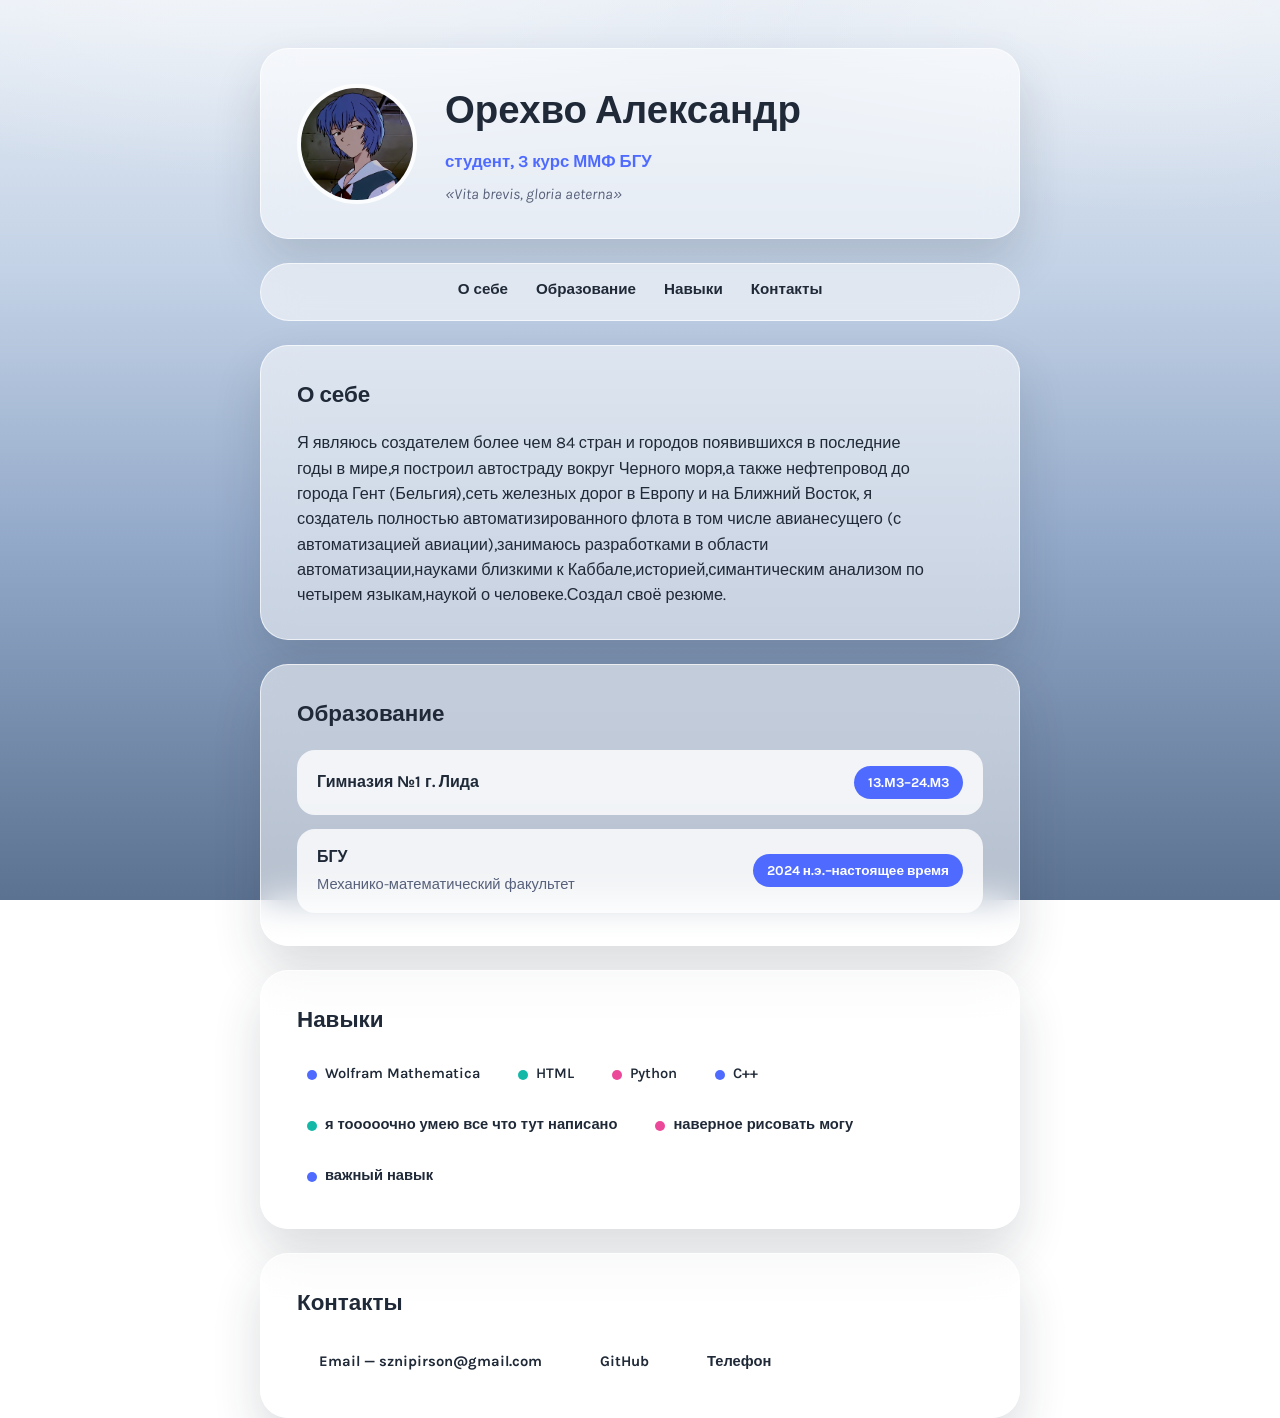
<file: task1/index.html>
<!DOCTYPE html>
<html lang="ru">
<head>
<meta charset="utf-8">
<meta name="viewport" content="width=device-width, initial-scale=1">
<title>Резюме</title>
<link rel="preconnect" href="https://fonts.googleapis.com">
<link rel="preconnect" href="https://fonts.gstatic.com" crossorigin>
<link href="https://fonts.googleapis.com/css2?family=Bricolage+Grotesque:wght@700;800&family=Karla:wght@400;500;700&display=swap" rel="stylesheet">
<link rel="stylesheet" href="style.css">
</head>
<body>
<header class="card hero" id="top">
  <div class="hero__avatar-wrap">
    <img class="hero__avatar" src="sus_Rei.jpg" alt="эаэаээээуэаэуаэуа">
  </div>
  <div class="hero__info">
    <h1 class="hero__name">Орехво Александр</h1>
    <p class="hero__role">студент, 3 курс ММФ БГУ</p>
    <p class="hero__slogan">«Vita brevis, gloria aeterna»</p>
  </div>
</header>

<nav class="nav-pill">
  <a href="#about">О себе</a>
  <a href="#education">Образование</a>
  <a href="#skills">Навыки</a>
  <a href="#contacts">Контакты</a>
</nav>

<main class="content">
  <section class="card" id="about">
    <h2>О себе</h2>
    <article>
      <p>Я являюсь создателем более чем 84 стран и городов появившихся в последние годы в мире,я построил автостраду вокруг Черного моря,а также нефтепровод до города Гент (Бельгия),сеть железных дорог в Европу и на Ближний Восток, я создатель полностью автоматизированного флота в том числе авианесущего (с автоматизацией авиации),занимаюсь разработками в области автоматизации,науками близкими к Каббале,историей,симантическим анализом по четырем языкам,наукой о человеке.Создал своё резюме.</p>
    </article>
  </section>

  <section class="card" id="education">
    <h2>Образование</h2>
    <ul class="education__list">
      <li class="education__item">
        <div class="education__info">
          <span class="education__place">Гимназия №1 г. Лида</span>
        </div>
        <span class="education__years">13.М3–24.М3</span>
      </li>
      <li class="education__item">
        <div class="education__info">
          <span class="education__place">БГУ</span>
          <span class="education__detail">Механико-математический факультет</span>
        </div>
        <span class="education__years">2024 н.э.–настоящее время</span>
      </li>
    </ul>
  </section>

  <section class="card" id="skills">
    <h2>Навыки</h2>
    <ul class="skills__list">
      <li><span class="skill"><span class="skill__dot"></span>Wolfram Mathematica</span></li>
      <li><span class="skill"><span class="skill__dot"></span>HTML</span></li>
      <li><span class="skill"><span class="skill__dot"></span>Python</span></li>
      <li><span class="skill"><span class="skill__dot"></span>C++</span></li>
      <li><span class="skill"><span class="skill__dot"></span>я тооооочно умею все что тут написано</span></li>
      <li><span class="skill"><span class="skill__dot"></span>наверное рисовать могу</span></li>
      <li><span class="skill"><span class="skill__dot"></span>важный навык</span></li>
    </ul>
  </section>
</main>

<footer class="card contacts" id="contacts">
  <h2>Контакты</h2>
  <ul class="contacts__list">
    <li><a class="contacts__link" href="sznipirson@gmail.com">Email — sznipirson@gmail.com</a></li>
    <li><a class="contacts__link" href="https://github.com/OrehvoAlexander" target="_blank" rel="noopener noreferrer">GitHub</a></li>
    <li><a class="contacts__link" href="+375447250716">Телефон</a></li>
  </ul>
</footer>
</body>
</html>
</file>
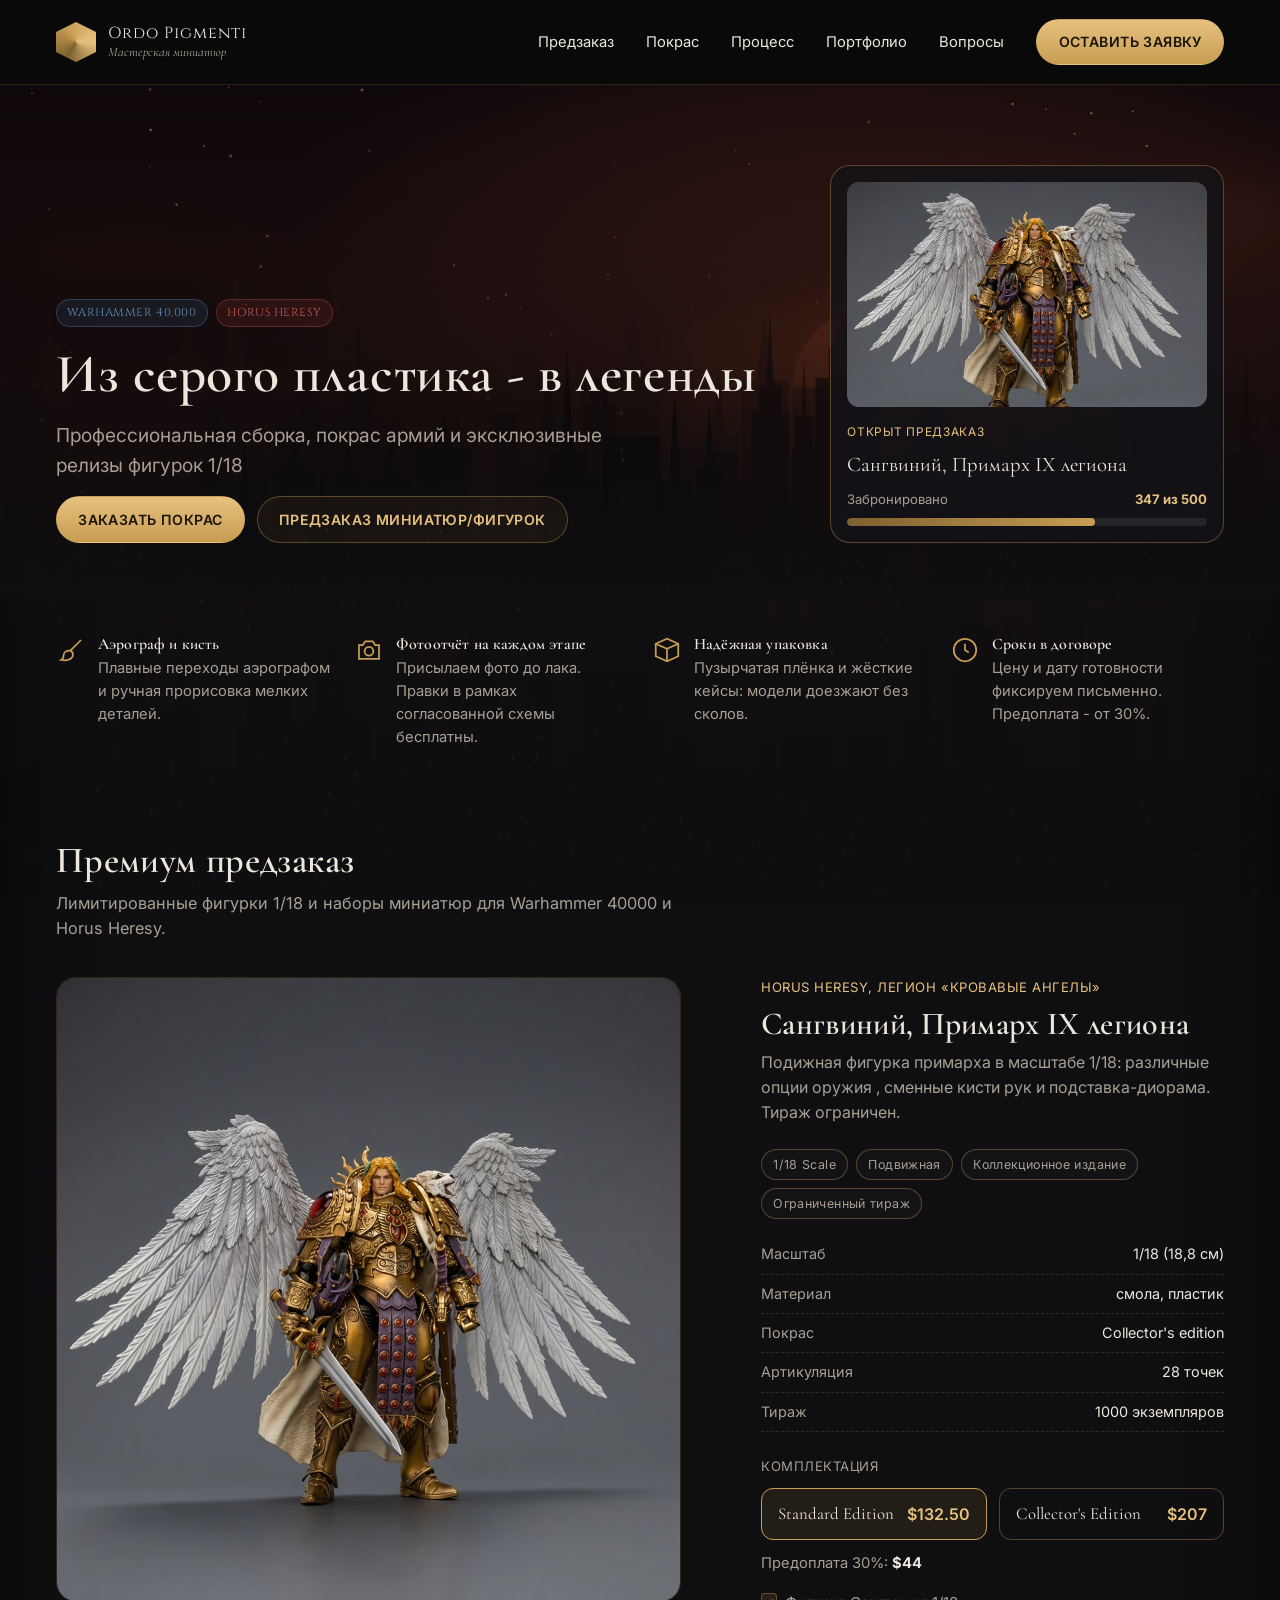
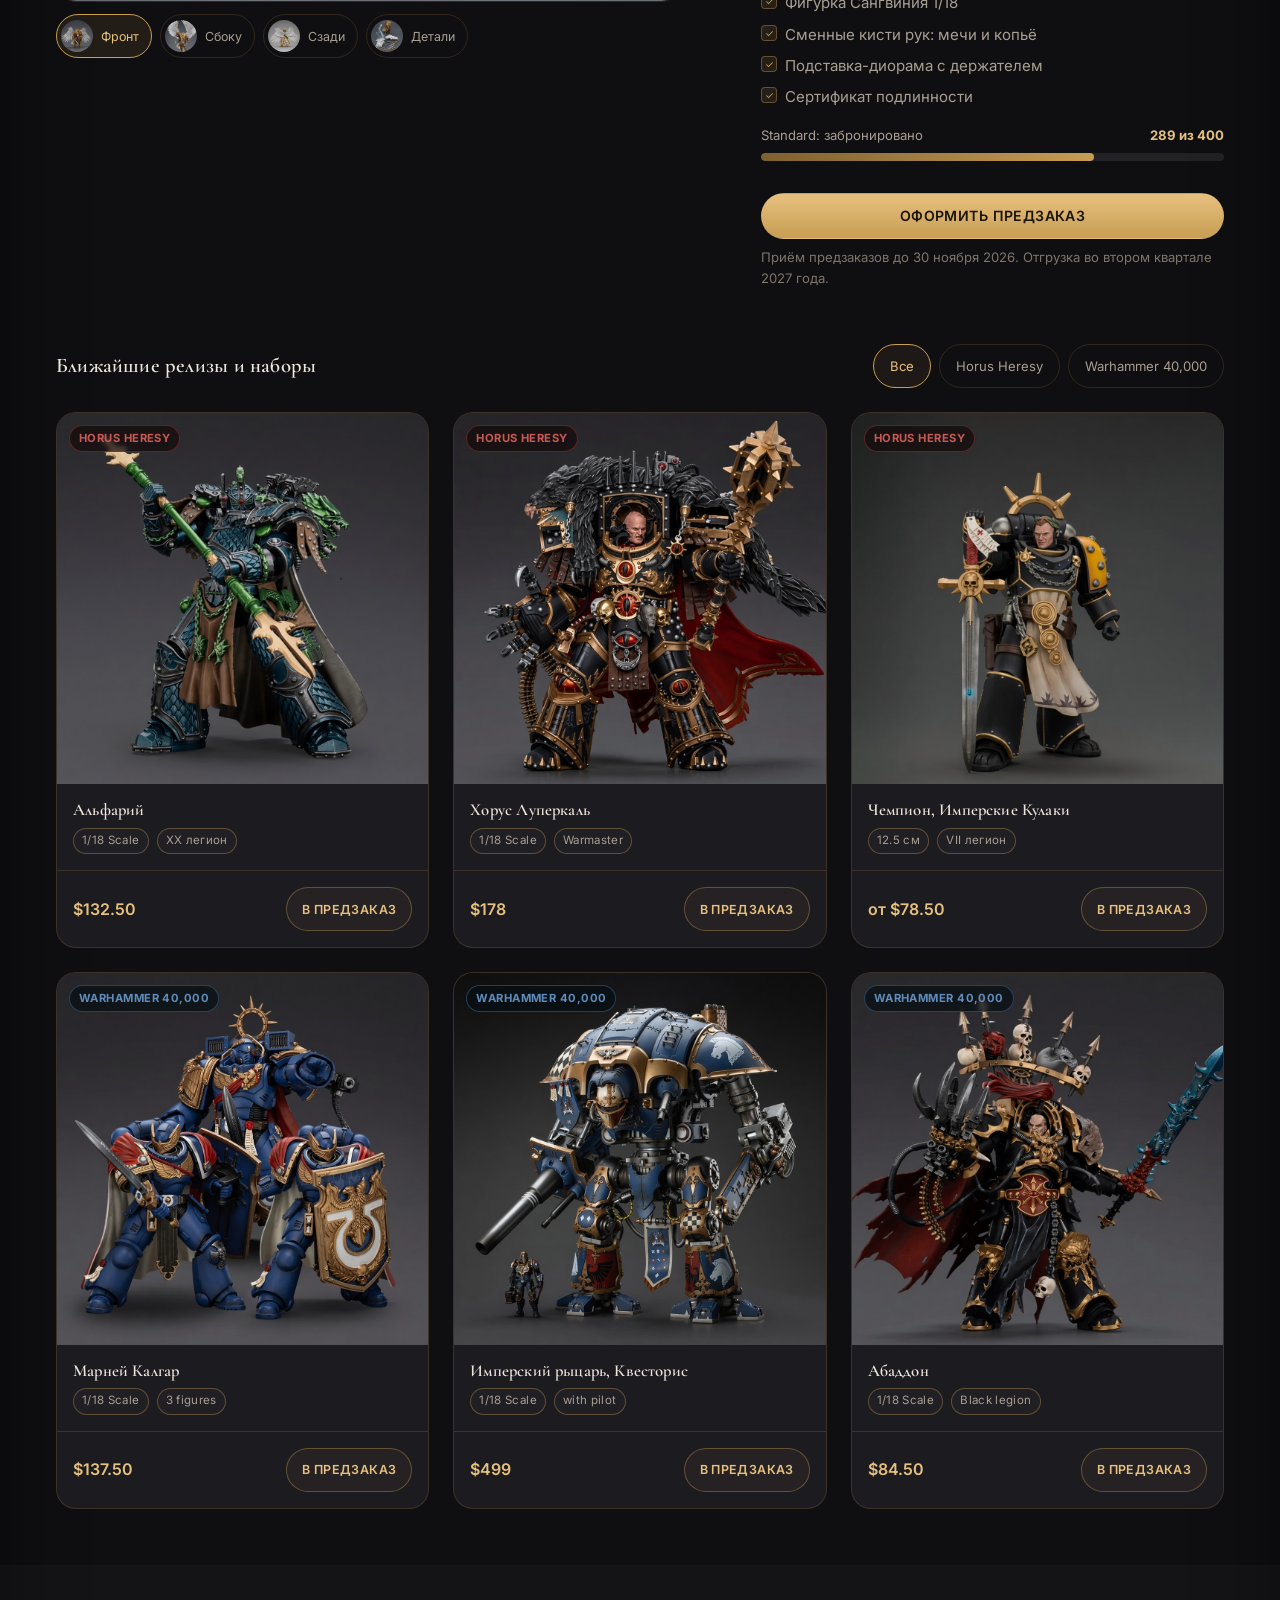
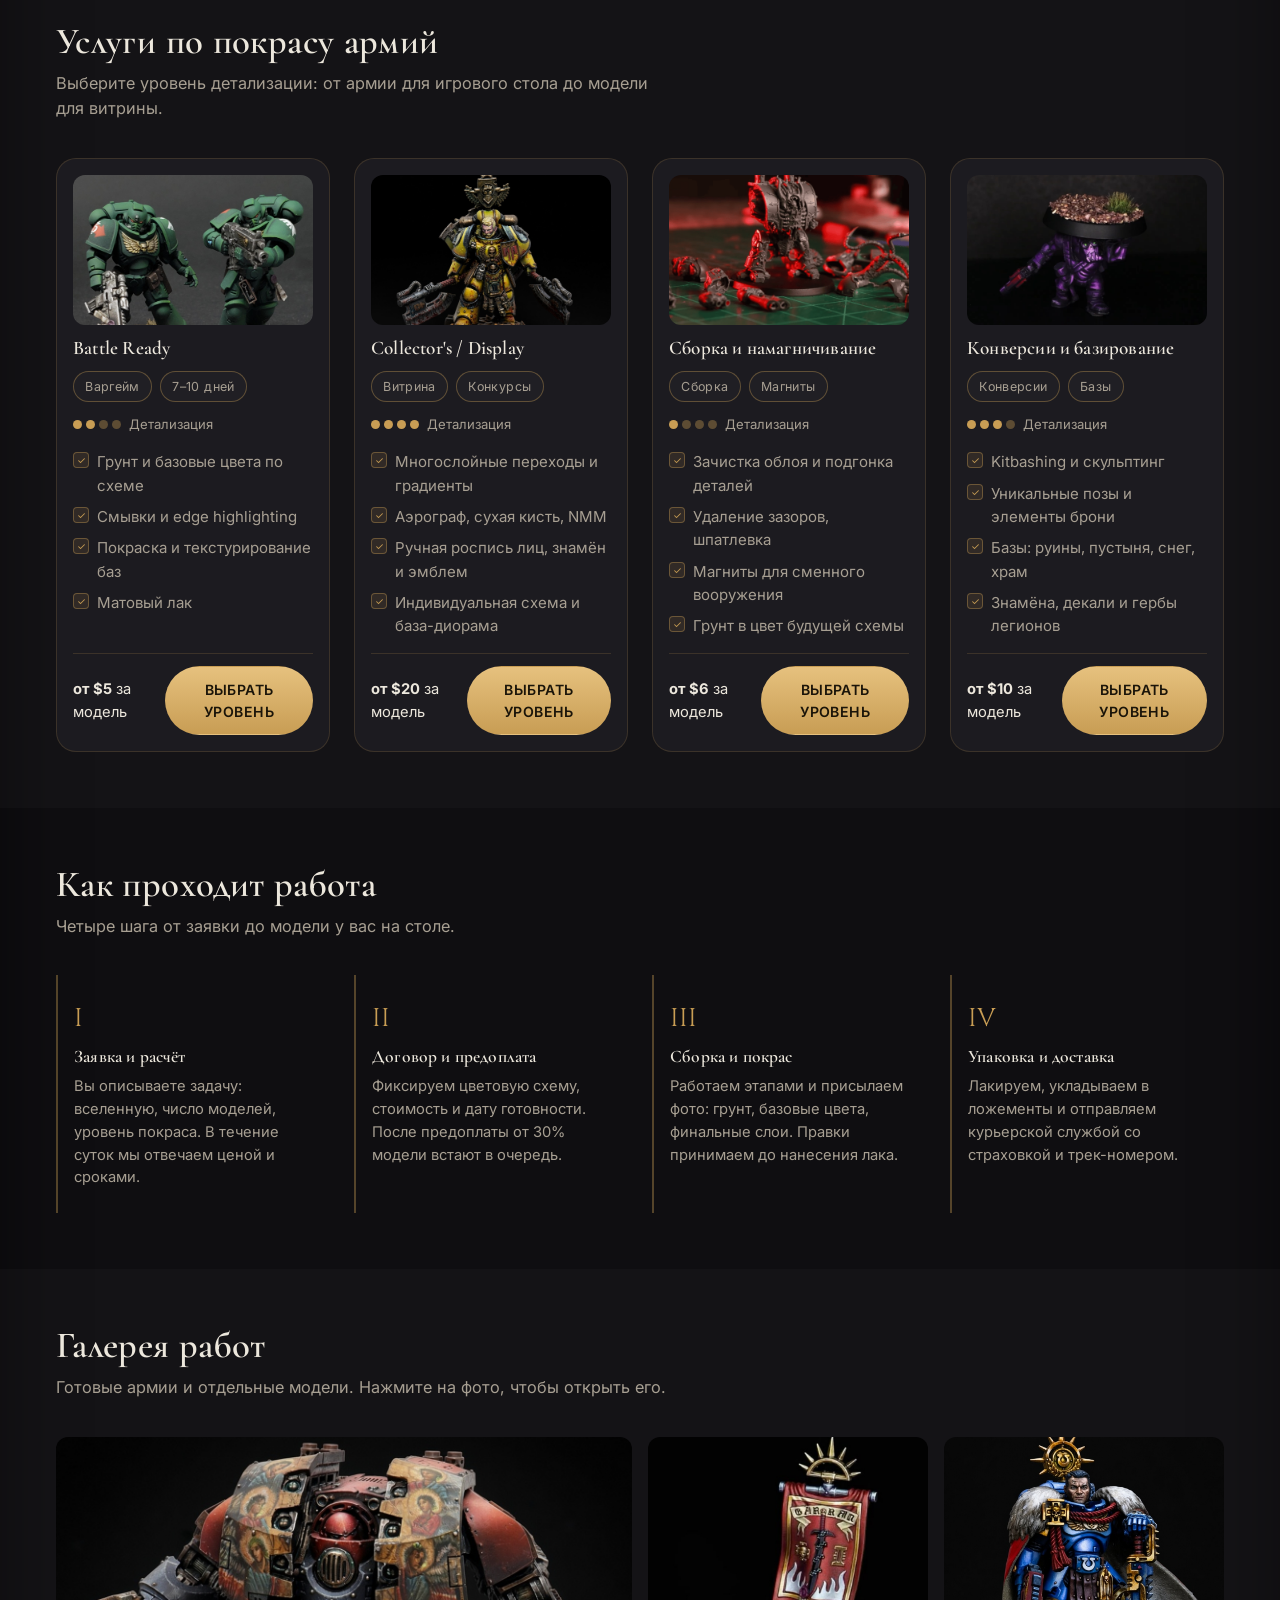
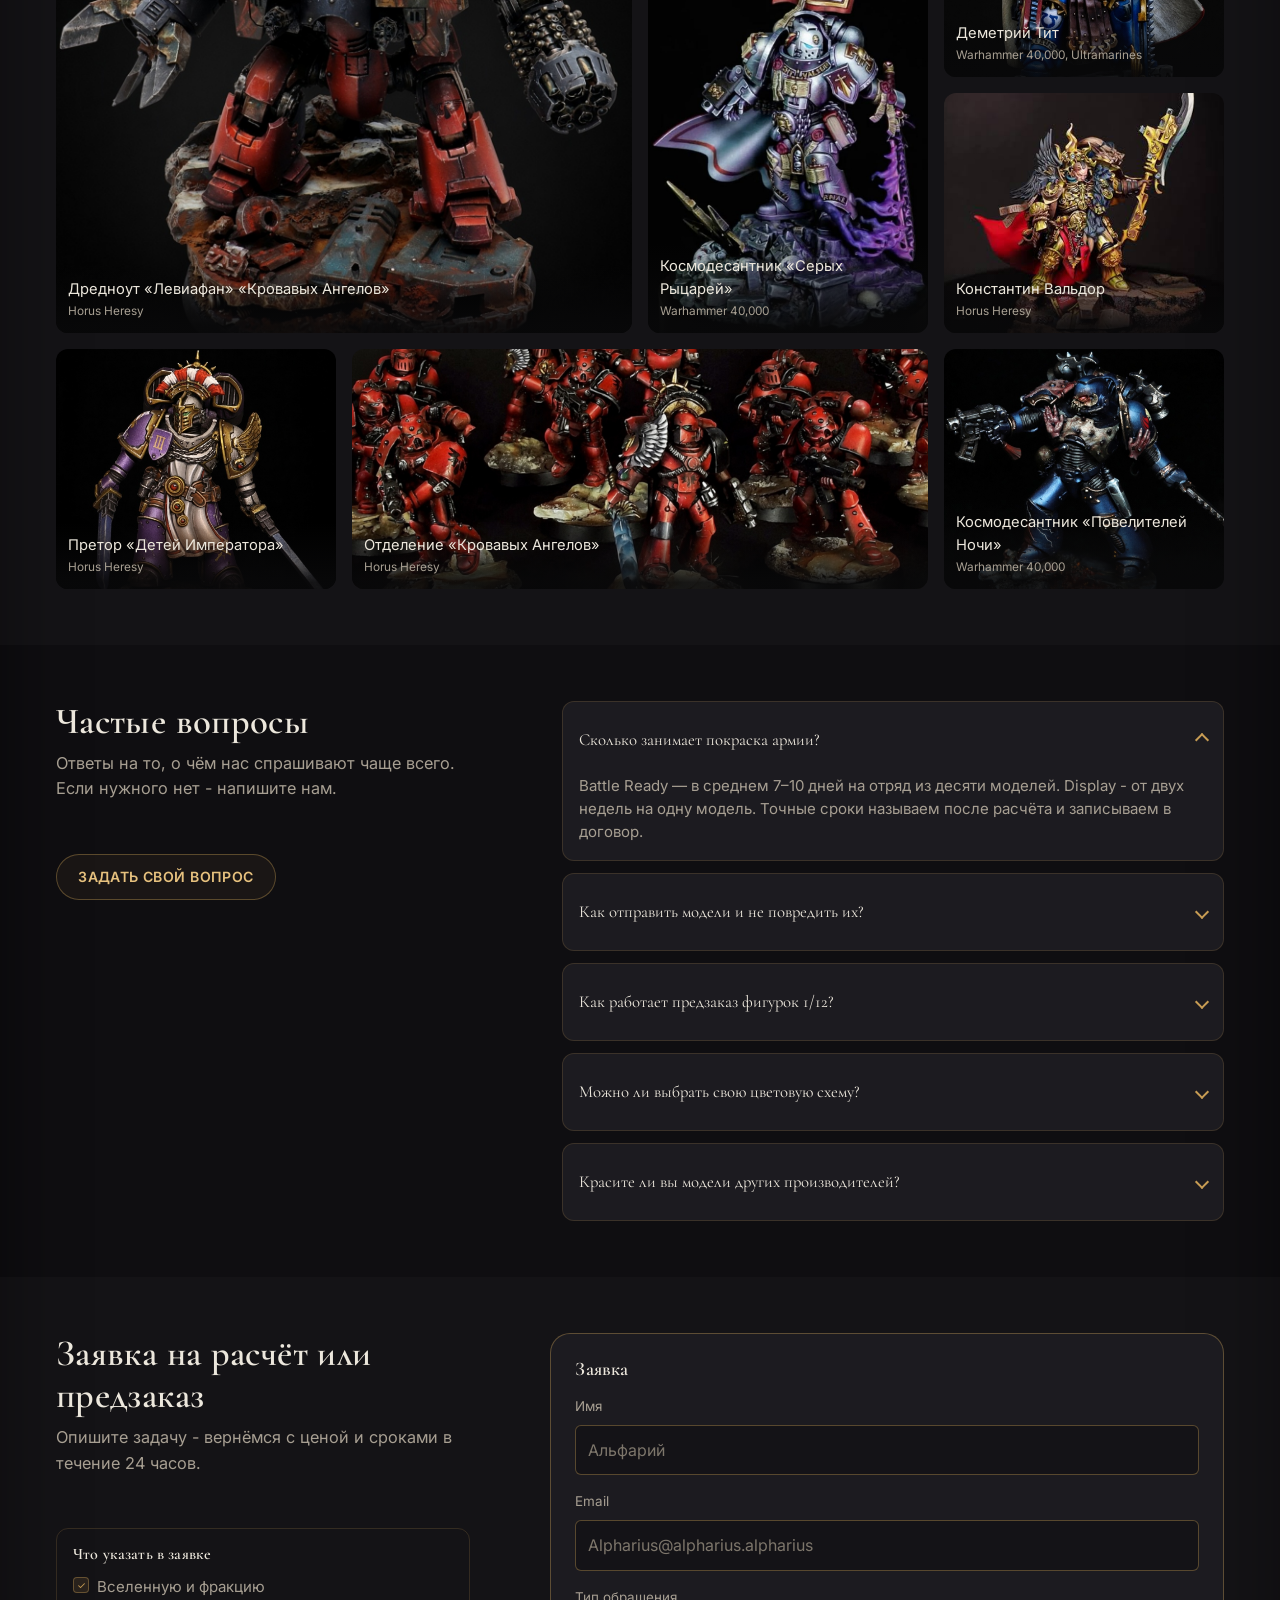
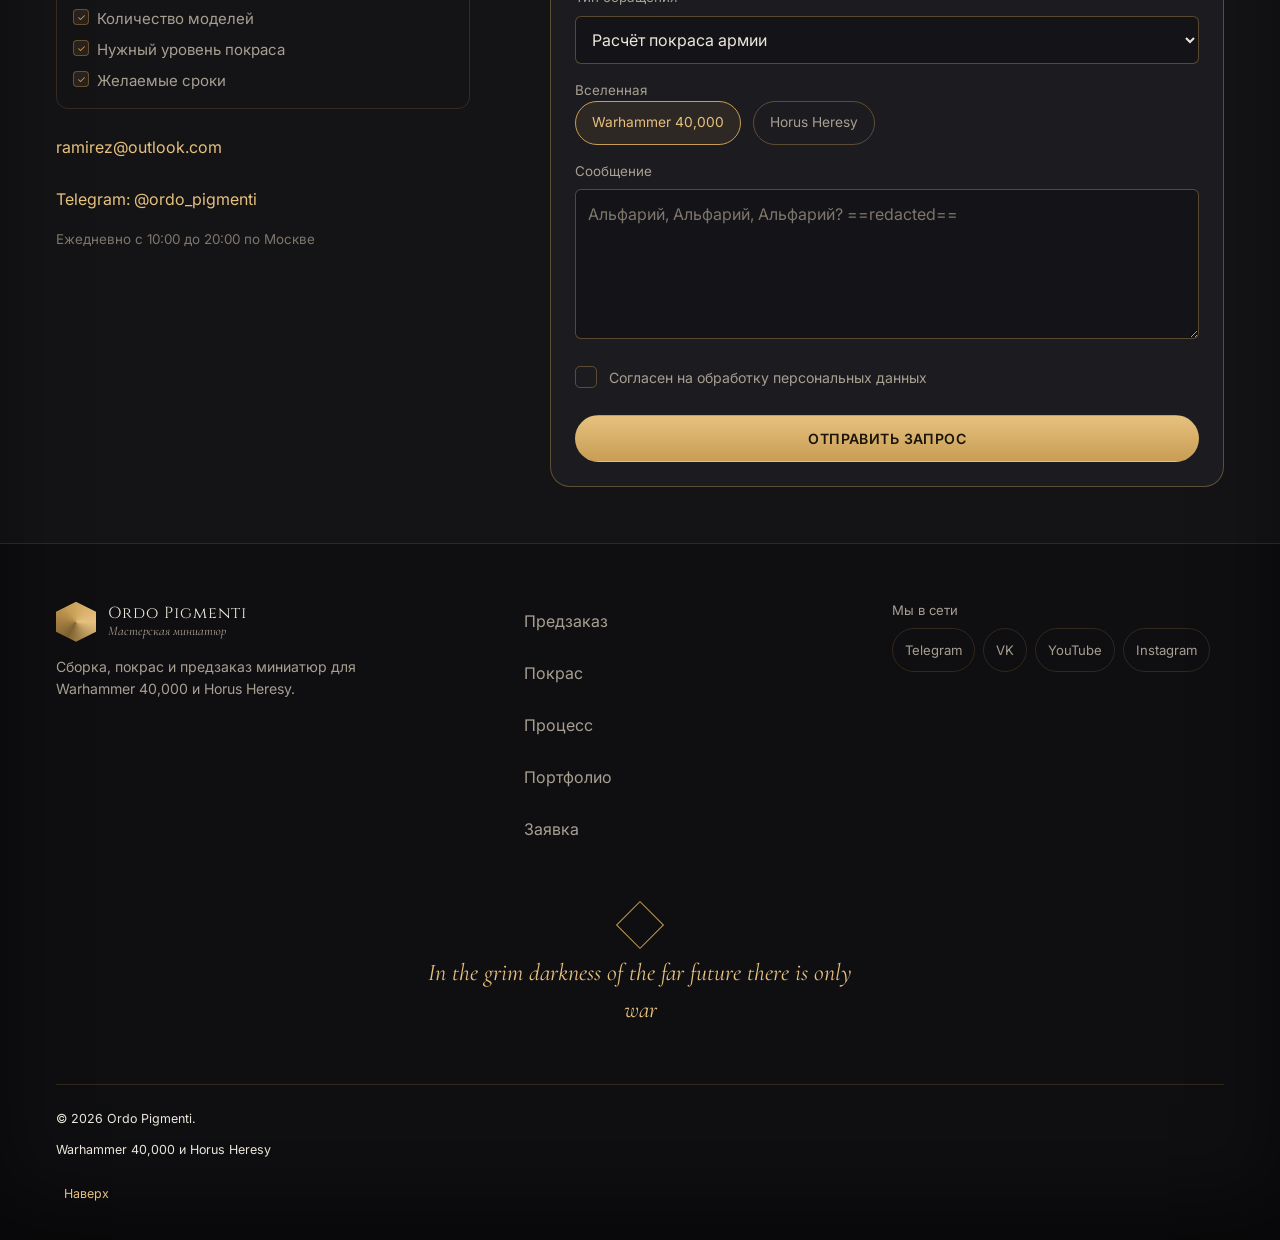
<file: task2/index.html>
<!DOCTYPE html>
<html lang="ru">
<head>
  <meta charset="utf-8">
  <meta name="viewport" content="width=device-width, initial-scale=1">
  <title>Ordo Pigmenti — покрас миниатюр и предзаказ фигурок 1/18</title>
  <meta name="description" content="Профессиональная сборка и покрас армий Warhammer 40,000 и Horus Heresy, предзаказ коллекционных фигурок в масштабе 1/18.">
  <meta name="theme-color" content="#0f0f12">
  <meta name="color-scheme" content="dark">

  
  <link rel="icon" href="img/favicon.svg" type="image/svg+xml">


  <link rel="preconnect" href="https://fonts.googleapis.com">
  <link rel="preconnect" href="https://fonts.gstatic.com" crossorigin>
  <link rel="stylesheet" href="https://fonts.googleapis.com/css2?family=Cinzel:wght@500;700&family=Cormorant+Garamond:ital,wght@0,600;0,700;1,500&family=Inter:wght@400;500;600&display=swap">

  <link rel="stylesheet" href="style.css">
</head>

<body>
  <a class="skip-link" href="#main">Перейти к содержимому</a>

  <header class="site-header">
    <div class="site-header__inner">
      <a class="logo" href="#top" aria-label="Ordo Pigmenti — в начало страницы">
        <span class="logo__mark" aria-hidden="true"></span>
        <span class="logo__text">
          <span class="logo__name">Ordo Pigmenti</span>
          <span class="logo__tag">Мастерская миниатюр</span>
        </span>
      </a>

      <a class="burger" href="#site-nav" aria-label="Открыть меню" aria-controls="site-nav">
        <span></span>
        <span></span>
        <span></span>
      </a>

      <nav class="nav" id="site-nav" aria-label="Основная навигация">
        <a class="nav__backdrop" href="#!" tabindex="-1" aria-hidden="true"></a>
        <div class="nav__panel">
          <div class="nav__top">
            <span class="nav__title">Меню</span>
            <a class="nav__close" href="#!" aria-label="Закрыть меню">
              <span></span>
              <span></span>
            </a>
          </div>
          <ul class="nav__list">
            <li><a class="nav__link" href="#preorder">Предзаказ</a></li>
            <li><a class="nav__link" href="#services">Покрас</a></li>
            <li><a class="nav__link" href="#process">Процесс</a></li>
            <li><a class="nav__link" href="#gallery">Портфолио</a></li>
            <li><a class="nav__link" href="#faq">Вопросы</a></li>
          </ul>
          <a class="btn btn--primary nav__cta" href="#contact">Оставить заявку</a>
        </div>
      </nav>
    </div>
  </header>

  <div class="page">
    <main class="page__main" id="main">

      <!-- ====================== HERO ====================== -->
      <section class="hero" aria-labelledby="hero-title">
        <div class="hero__bg media media--hero" aria-hidden="true"></div>
        <div class="hero__shade" aria-hidden="true"></div>

        <div class="hero__inner">
          <div class="hero__content">
            <ul class="realms" aria-label="Вселенные, с которыми мы работаем">
              <li class="realms__item realms__item--40k">Warhammer 40,000</li>
              <li class="realms__item realms__item--hh">Horus Heresy</li>
            </ul>
            <h1 class="hero__title" id="hero-title">Из серого пластика - в легенды</h1>
            <p class="hero__lead">Профессиональная сборка, покрас армий и эксклюзивные релизы фигурок 1/18</p>
            <div class="hero__actions">
              <a class="btn btn--primary" href="#services">Заказать покрас</a>
              <a class="btn btn--ghost" href="#preorder">Предзаказ миниатюр/фигурок</a>
            </div>
          </div>

          <a class="hero__card" href="#preorder">
            <span class="hero__thumb">
              <span class="media media--primarch-front" role="img" aria-label="Фигурка Сангвиния в масштабе 1/18"></span>
            </span>
            <span class="hero__card-body">
              <span class="hero__card-kicker">Открыт предзаказ</span>
              <span class="hero__card-title">Сангвиний, Примарх IX легиона</span>
              <span class="meter meter--total">
                <span class="meter__label"><span>Забронировано</span><strong>347 из 500</strong></span>
                <span class="meter__track" role="progressbar" aria-label="Забронировано 347 из 1000" aria-valuemin="0" aria-valuemax="500" aria-valuenow="347"><span class="meter__bar"></span></span>
              </span>
            </span>
          </a>
        </div>
      </section>

      <!-- ====================== ПРЕИМУЩЕСТВА ====================== -->
      <section class="perks" aria-labelledby="perks-title">
        <h2 class="visually-hidden" id="perks-title">Преимущества мастерской</h2>
        <ul class="perks__grid">
          <li class="perk">
            <svg class="perk__icon" viewBox="0 0 24 24" aria-hidden="true"><path d="M20 4 11.5 12.5"/><path d="M11.5 12.5c-3-.4-5.5 1.2-5.5 4 0 1.8-.9 3-2 3.5 4.500 1 9.500-.5 9.500-4.500 0-1.200-.6-2.300-2-3z"/></svg>
            <div class="perk__text">
              <h3 class="perk__title">Аэрограф и кисть</h3>
              <p>Плавные переходы аэрографом и ручная прорисовка мелких деталей.</p>
            </div>
          </li>
          <li class="perk">
            <svg class="perk__icon" viewBox="0 0 24 24" aria-hidden="true"><path d="M4 8h3l2-3h6l2 3h3v11H4z"/><circle cx="12" cy="13" r="3.500"/></svg>
            <div class="perk__text">
              <h3 class="perk__title">Фотоотчёт на каждом этапе</h3>
              <p>Присылаем фото до лака. Правки в рамках согласованной схемы бесплатны.</p>
            </div>
          </li>
          <li class="perk">
            <svg class="perk__icon" viewBox="0 0 24 24" aria-hidden="true"><path d="M3 7l9-4 9 4v10l-9 4-9-4z"/><path d="M3 7l9 4 9-4M12 11v10"/></svg>
            <div class="perk__text">
              <h3 class="perk__title">Надёжная упаковка</h3>
              <p>Пузырчатая плёнка и жёсткие кейсы: модели доезжают без сколов.</p>
            </div>
          </li>
          <li class="perk">
            <svg class="perk__icon" viewBox="0 0 24 24" aria-hidden="true"><circle cx="12" cy="12" r="9"/><path d="M12 7v5l3 2"/></svg>
            <div class="perk__text">
              <h3 class="perk__title">Сроки в договоре</h3>
              <p>Цену и дату готовности фиксируем письменно. Предоплата - от 30%.</p>
            </div>
          </li>
        </ul>
      </section>

      <!-- ====================== ПРЕМИУМ ПРЕДЗАКАЗ ====================== -->
      <section class="section" id="preorder" aria-labelledby="preorder-title">
        <header class="section__head">
          <h2 class="section__title" id="preorder-title">Премиум предзаказ</h2>
          <p class="section__lead">Лимитированные фигурки 1/18 и наборы миниатюр для Warhammer 40000 и Horus Heresy.</p>
        </header>

        <div class="product">
          <div class="viewer">
            <input class="visually-hidden" type="radio" name="angle" id="angle-1" checked>
            <input class="visually-hidden" type="radio" name="angle" id="angle-2">
            <input class="visually-hidden" type="radio" name="angle" id="angle-3">
            <input class="visually-hidden" type="radio" name="angle" id="angle-4">

            <div class="viewer__stage">
              <figure class="viewer__slide viewer__slide--1">
                <div class="media media--primarch-front" role="img" aria-label="Фигурка Сангвиния, вид спереди"></div>
                <figcaption class="viewer__caption">Вид спереди</figcaption>
              </figure>
              <figure class="viewer__slide viewer__slide--2">
                <div class="media media--primarch-side" role="img" aria-label="Фигурка Сангвиния, вид сбоку"></div>
                <figcaption class="viewer__caption">Вид сбоку</figcaption>
              </figure>
              <figure class="viewer__slide viewer__slide--3">
                <div class="media media--primarch-back" role="img" aria-label="Фигурка Сангвиния, вид сзади"></div>
                <figcaption class="viewer__caption">Вид сзади</figcaption>
              </figure>
              <figure class="viewer__slide viewer__slide--4">
                <div class="media media--primarch-detail" role="img" aria-label="Детали брони и покраса"></div>
                <figcaption class="viewer__caption">Детали</figcaption>
              </figure>
            </div>

            <div class="viewer__thumbs" role="group" aria-label="Выбор ракурса">
              <label class="thumb" for="angle-1"><span class="media media--primarch-front" aria-hidden="true"></span><span class="thumb__label">Фронт</span></label>
              <label class="thumb" for="angle-2"><span class="media media--primarch-side" aria-hidden="true"></span><span class="thumb__label">Сбоку</span></label>
              <label class="thumb" for="angle-3"><span class="media media--primarch-back" aria-hidden="true"></span><span class="thumb__label">Сзади</span></label>
              <label class="thumb" for="angle-4"><span class="media media--primarch-detail" aria-hidden="true"></span><span class="thumb__label">Детали</span></label>
            </div>
          </div>

          <div class="product__info">
            <div class="product__intro">
              <p class="product__realm">Horus Heresy, легион «Кровавые ангелы»</p>
              <h3 class="product__title">Сангвиний, Примарх IX легиона</h3>
              <p class="product__text">Подижная фигурка примарха в масштабе 1/18: различные опции оружия , сменные кисти рук и подставка-диорама. Тираж ограничен.</p>
            </div>

            <ul class="tags" aria-label="Особенности">
              <li>1/18 Scale</li>
              <li>Подвижная</li>
              <li>Коллекционное издание</li>
              <li>Ограниченный тираж</li>
            </ul>

            <dl class="spec">
              <div class="spec__row"><dt>Масштаб</dt><dd>1/18 (18,8&nbsp;см)</dd></div>
              <div class="spec__row"><dt>Материал</dt><dd>смола, пластик</dd></div>
              <div class="spec__row"><dt>Покрас</dt><dd>Collector's edition</dd></div>
              <div class="spec__row"><dt>Артикуляция</dt><dd>28 точек</dd></div>
              <div class="spec__row"><dt>Тираж</dt><dd>1000 экземпляров</dd></div>
            </dl>

            <!-- Выбор комплектации: radio + label, панели переключаются селекторами ~ -->
            <div class="editions">
              <input class="visually-hidden" type="radio" name="edition" id="ed-standard" checked>
              <input class="visually-hidden" type="radio" name="edition" id="ed-collector">

              <p class="editions__label">Комплектация</p>
              <div class="editions__choices">
                <label class="edition" for="ed-standard">
                  <span class="edition__name">Standard Edition</span>
                  <span class="edition__price">$132.50</span>
                </label>
                <label class="edition" for="ed-collector">
                  <span class="edition__name">Collector's Edition</span>
                  <span class="edition__price">$207</span>
                </label>
              </div>

              <div class="edition-panels">
                <div class="edition-panel edition-panel--standard">
                  <p class="edition-panel__prepay">Предоплата 30%: <strong>$44</strong></p>
                  <ul class="checklist">
                    <li>Фигурка Сангвиния 1/18</li>
                    <li>Сменные кисти рук: мечи и копьё</li>
                    <li>Подставка-диорама с держателем</li>
                    <li>Сертификат подлинности</li>
                  </ul>
                  <div class="meter meter--standard">
                    <p class="meter__label"><span>Standard: забронировано</span><strong>289 из 400</strong></p>
                    <div class="meter__track" role="progressbar" aria-label="Standard: забронировано 289 из 400" aria-valuemin="0" aria-valuemax="400" aria-valuenow="289"><span class="meter__bar"></span></div>
                  </div>
                </div>

                <div class="edition-panel edition-panel--collector">
                  <p class="edition-panel__prepay">Предоплата 30%: <strong>$69</strong></p>
                  <ul class="checklist checklist--plus">
                    <li>Всё из Standard Edition</li>
                    <li>Улучшенный покрас</li>
                    <li>Ручная доработка мелких деталей</li>
                    <li>Премиальная упаковка</li>
                    <li>Сертификат подлинности Collector's edition</li>
                  </ul>
                  <div class="meter meter--collector">
                    <p class="meter__label"><span>Collector's: забронировано</span><strong>58 из 100</strong></p>
                    <div class="meter__track" role="progressbar" aria-label="Collector's: забронировано 58 из 100" aria-valuemin="0" aria-valuemax="100" aria-valuenow="58"><span class="meter__bar"></span></div>
                  </div>
                </div>
              </div>
            </div>

            <div class="product__buy">
              <a class="btn btn--primary" href="#contact">Оформить предзаказ</a>
              <p class="product__note">Приём предзаказов до 30 ноября 2026. Отгрузка во втором квартале 2027 года.</p>
            </div>
          </div>
        </div>

        <!-- Каталог предзаказов с фильтром по вселенной (radio + label) -->
        <div class="catalog">
          <input class="visually-hidden" type="radio" name="universe" id="u-all" checked>
          <input class="visually-hidden" type="radio" name="universe" id="u-hh">
          <input class="visually-hidden" type="radio" name="universe" id="u-40k">

          <div class="catalog__head">
            <h3 class="catalog__title">Ближайшие релизы и наборы</h3>
            <div class="tabs" role="group" aria-label="Фильтр по вселенной">
              <label class="tab" for="u-all">Все</label>
              <label class="tab" for="u-hh">Horus Heresy</label>
              <label class="tab" for="u-40k">Warhammer 40,000</label>
            </div>
          </div>

          <div class="catalog__grid">
            <article class="card card--hh">
              <div class="card__media">
                <div class="media media--catalog-1" role="img" aria-label="Альфарий, масштаб 1/18"></div>
                <span class="badge badge--hh">Horus Heresy</span>
              </div>
              <div class="card__body">
                <h4 class="card__title">Альфарий</h4>
                <ul class="tags tags--small"><li>1/18 Scale</li><li>XX легион</li></ul>
              </div>
              <div class="card__foot">
                <p class="card__price">$132.50</p>
                <a class="btn btn--ghost btn--sm" href="#contact">В предзаказ</a>
              </div>
            </article>

            <article class="card card--hh">
              <div class="card__media">
                <div class="media media--catalog-2" role="img" aria-label="Хорус Луперкаль, фигурка 1/18"></div>
                <span class="badge badge--hh">Horus Heresy</span>
              </div>
              <div class="card__body">
                <h4 class="card__title">Хорус Луперкаль</h4>
                <ul class="tags tags--small"><li>1/18 Scale</li><li>Warmaster</li></ul>
              </div>
              <div class="card__foot">
                <p class="card__price">$178</p>
                <a class="btn btn--ghost btn--sm" href="#contact">В предзаказ</a>
              </div>
            </article>

            <article class="card card--hh">
              <div class="card__media">
                <div class="media media--catalog-3" role="img" aria-label="Чемпион, Имперские Кулаки"></div>
                <span class="badge badge--hh">Horus Heresy</span>
              </div>
              <div class="card__body">
                <h4 class="card__title">Чемпион, Имперские Кулаки</h4>
                <ul class="tags tags--small"><li>12.5 cм</li><li>VII легион</li></ul>
              </div>
              <div class="card__foot">
                <p class="card__price">от $78.50</p>
                <a class="btn btn--ghost btn--sm" href="#contact">В предзаказ</a>
              </div>
            </article>

            <article class="card card--40k">
              <div class="card__media">
                <div class="media media--catalog-4" role="img" aria-label="Марней Калгар, фигурка 1/18"></div>
                <span class="badge badge--40k">Warhammer 40,000</span>
              </div>
              <div class="card__body">
                <h4 class="card__title">Марней Калгар</h4>
                <ul class="tags tags--small"><li>1/18 Scale</li><li>3 figures</li></ul>
              </div>
              <div class="card__foot">
                <p class="card__price">$137.50</p>
                <a class="btn btn--ghost btn--sm" href="#contact">В предзаказ</a>
              </div>
            </article>

            <article class="card card--40k">
              <div class="card__media">
                <div class="media media--catalog-5" role="img" aria-label="Имперский рыцарь, Квесторис , фигурка 1/18"></div>
                <span class="badge badge--40k">Warhammer 40,000</span>
              </div>
              <div class="card__body">
                <h4 class="card__title">Имперский рыцарь, Квесторис</h4>
                <ul class="tags tags--small"><li>1/18 Scale</li><li>with pilot</li></ul>
              </div>
              <div class="card__foot">
                <p class="card__price">$499</p>
                <a class="btn btn--ghost btn--sm" href="#contact">В предзаказ</a>
              </div>
            </article>

            <article class="card card--40k">
              <div class="card__media">
                <div class="media media--catalog-6" role="img" aria-label="Абаддон Разоритель в масштабе 1/18"></div>
                <span class="badge badge--40k">Warhammer 40,000</span>
              </div>
              <div class="card__body">
                <h4 class="card__title">Абаддон</h4>
                <ul class="tags tags--small"><li>1/18 Scale</li><li>Black legion</li></ul>
              </div>
              <div class="card__foot">
                <p class="card__price">$84.50</p>
                <a class="btn btn--ghost btn--sm" href="#contact">В предзаказ</a>
              </div>
            </article>
          </div>
        </div>
      </section>

      <!-- ====================== УСЛУГИ ПО ПОКРАСУ ====================== -->
      <section class="section section--alt" id="services" aria-labelledby="services-title">
        <header class="section__head">
          <h2 class="section__title" id="services-title">Услуги по покрасу армий</h2>
          <p class="section__lead">Выберите уровень детализации: от армии для игрового стола до модели для витрины.</p>
        </header>

        <div class="services">
          <article class="service">
            <div class="service__top">
              <div class="service__media">
                <div class="media media--service-battle-ready" role="img" aria-label="Отряд с покрасом уровня Battle Ready"></div>
              </div>
              <h3 class="service__title">Battle Ready</h3>
              <ul class="tags"><li>Варгейм</li><li>7–10 дней</li></ul>
              <p class="service__level">
                <span class="level" role="img" aria-label="Детализация: 3 из 4"><i class="is-on"></i><i class="is-on"></i><i></i><i></i></span>
                Детализация
              </p>
            </div>
            <ul class="checklist">
              <li>Грунт и базовые цвета по схеме</li>
              <li>Смывки и edge highlighting</li>
              <li>Покраска и текстурирование баз</li>
              <li>Матовый лак</li>
            </ul>
            <div class="service__bottom">
              <p class="service__price"><strong>от $5</strong> за модель</p>
              <a class="btn btn--primary" href="#contact">Выбрать уровень</a>
            </div>
          </article>

          <article class="service">
            <div class="service__top">
              <div class="service__media">
                <div class="media media--service-paragon" role="img" aria-label="Модель с покрасом уровня isplay для витрины"></div>
              </div>
              <h3 class="service__title">Collector's / Display</h3>
              <ul class="tags"><li>Витрина</li><li>Конкурсы</li></ul>
              <p class="service__level">
                <span class="level" role="img" aria-label="Детализация: 4 из 4"><i class="is-on"></i><i class="is-on"></i><i class="is-on"></i><i class="is-on"></i></span>
                Детализация
              </p>
            </div>
            <ul class="checklist">
              <li>Многослойные переходы и градиенты</li>
              <li>Аэрограф, сухая кисть, NMM</li>
              <li>Ручная роспись лиц, знамён и эмблем</li>
              <li>Индивидуальная схема и база-диорама</li>
            </ul>
            <div class="service__bottom">
              <p class="service__price"><strong>от $20</strong> за модель</p>
              <a class="btn btn--primary" href="#contact">Выбрать уровень</a>
            </div>
          </article>

          <article class="service">
            <div class="service__top">
              <div class="service__media">
                <div class="media media--service-assembly" role="img" aria-label="Собранные модели со сменными закачками на магнитах"></div>
              </div>
              <h3 class="service__title">Сборка и намагничивание</h3>
              <ul class="tags"><li>Сборка</li><li>Магниты</li></ul>
              <p class="service__level">
                <span class="level" role="img" aria-label="Детализация: 1 из 4"><i class="is-on"></i><i></i><i></i><i></i></span>
                Детализация
              </p>
            </div>
            <ul class="checklist">
              <li>Зачистка облоя и подгонка деталей</li>
              <li>Удаление зазоров, шпатлевка</li>
              <li>Магниты для сменного вооружения</li>
              <li>Грунт в цвет будущей схемы</li>
            </ul>
            <div class="service__bottom">
              <p class="service__price"><strong>от $6</strong> за модель</p>
              <a class="btn btn--primary" href="#contact">Выбрать уровень</a>
            </div>
          </article>

          <article class="service">
            <div class="service__top">
              <div class="service__media">
                <div class="media media--service-conversion" role="img" aria-label="Конверсия модели: изменённая поза и декоративная база"></div>
              </div>
              <h3 class="service__title">Конверсии и базирование</h3>
              <ul class="tags"><li>Конверсии</li><li>Базы</li></ul>
              <p class="service__level">
                <span class="level" role="img" aria-label="Детализация: 3 из 4"><i class="is-on"></i><i class="is-on"></i><i class="is-on"></i><i></i></span>
                Детализация
              </p>
            </div>
            <ul class="checklist">
              <li>Kitbashing и скульптинг</li>
              <li>Уникальные позы и элементы брони</li>
              <li>Базы: руины, пустыня, снег, храм</li>
              <li>Знамёна, декали и гербы легионов</li>
            </ul>
            <div class="service__bottom">
              <p class="service__price"><strong>от $10</strong> за модель</p>
              <a class="btn btn--primary" href="#contact">Выбрать уровень</a>
            </div>
          </article>
        </div>
      </section>

      <!-- ====================== ПРОЦЕСС ====================== -->
      <section class="section" id="process" aria-labelledby="process-title">
        <header class="section__head">
          <h2 class="section__title" id="process-title">Как проходит работа</h2>
          <p class="section__lead">Четыре шага от заявки до модели у вас на столе.</p>
        </header>

        <ol class="steps">
          <li class="step">
            <span class="step__num" aria-hidden="true">I</span>
            <h3 class="step__title">Заявка и расчёт</h3>
            <p>Вы описываете задачу: вселенную, число моделей, уровень покраса. В течение суток мы отвечаем ценой и сроками.</p>
          </li>
          <li class="step">
            <span class="step__num" aria-hidden="true">II</span>
            <h3 class="step__title">Договор и предоплата</h3>
            <p>Фиксируем цветовую схему, стоимость и дату готовности. После предоплаты от 30% модели встают в очередь.</p>
          </li>
          <li class="step">
            <span class="step__num" aria-hidden="true">III</span>
            <h3 class="step__title">Сборка и покрас</h3>
            <p>Работаем этапами и присылаем фото: грунт, базовые цвета, финальные слои. Правки принимаем до нанесения лака.</p>
          </li>
          <li class="step">
            <span class="step__num" aria-hidden="true">IV</span>
            <h3 class="step__title">Упаковка и доставка</h3>
            <p>Лакируем, укладываем в ложементы и отправляем курьерской службой со страховкой и трек-номером.</p>
          </li>
        </ol>
      </section>

      <!-- ====================== ГАЛЕРЕЯ ====================== -->
      <section class="section section--alt" id="gallery" aria-labelledby="gallery-title">
        <header class="section__head">
          <h2 class="section__title" id="gallery-title">Галерея работ</h2>
          <p class="section__lead">Готовые армии и отдельные модели. Нажмите на фото, чтобы открыть его.</p>
        </header>

        <div class="gallery">
          <figure class="shot shot--big" id="g1">
            <a class="shot__link" href="#photo-1" aria-label="Открыть фото: Дредноут «Левиафан» «Кровавых Ангелов»">
              <span class="media media--gallery-1" aria-hidden="true"></span>
            </a>
            <figcaption class="shot__cap"><span class="shot__title">Дредноут «Левиафан» «Кровавых Ангелов»</span><span class="shot__meta">Horus Heresy</span></figcaption>
          </figure>
          <figure class="shot shot--tall" id="g2">
            <a class="shot__link" href="#photo-2" aria-label="Открыть фото: Космодесантник «Серых Рыцарей»">
              <span class="media media--gallery-2" aria-hidden="true"></span>
            </a>
            <figcaption class="shot__cap"><span class="shot__title">Космодесантник «Серых Рыцарей»</span><span class="shot__meta">Warhammer 40,000</span></figcaption>
          </figure>
          <figure class="shot" id="g3">
            <a class="shot__link" href="#photo-3" aria-label="Открыть фото: Деметрий Тит">
              <span class="media media--gallery-3" aria-hidden="true"></span>
            </a>
            <figcaption class="shot__cap"><span class="shot__title">Деметрий Тит</span><span class="shot__meta">Warhammer 40,000, Ultramarines</span></figcaption>
          </figure>
          <figure class="shot" id="g4">
            <a class="shot__link" href="#photo-4" aria-label="Открыть фото: Константин Вальдор">
              <span class="media media--gallery-4" aria-hidden="true"></span>
            </a>
            <figcaption class="shot__cap"><span class="shot__title">Константин Вальдор</span><span class="shot__meta">Horus Heresy</span></figcaption>
          </figure>
          <figure class="shot" id="g5">
            <a class="shot__link" href="#photo-5" aria-label="Открыть фото: Претор «Детей Императора»">
              <span class="media media--gallery-5" aria-hidden="true"></span>
            </a>
            <figcaption class="shot__cap"><span class="shot__title">Претор «Детей Императора»</span><span class="shot__meta">Horus Heresy</span></figcaption>
          </figure>
          <figure class="shot shot--wide" id="g6">
            <a class="shot__link" href="#photo-6" aria-label="Открыть фото: Отделение «Кровавых Ангелов»">
              <span class="media media--gallery-6" aria-hidden="true"></span>
            </a>
            <figcaption class="shot__cap"><span class="shot__title">Отделение «Кровавых Ангелов»</span><span class="shot__meta">Horus Heresy</span></figcaption>
          </figure>
          <figure class="shot" id="g7">
            <a class="shot__link" href="#photo-7" aria-label="Открыть фото: Космодесантник «Повелителей Ночи»">
              <span class="media media--gallery-7" aria-hidden="true"></span>
            </a>
            <figcaption class="shot__cap"><span class="shot__title">Космодесантник «Повелителей Ночи»</span><span class="shot__meta">Warhammer 40,000</span></figcaption>
          </figure>
        </div>
      </section>

      <!-- ====================== ВОПРОСЫ ====================== -->
      <section class="section" id="faq" aria-labelledby="faq-title">
        <div class="split">
          <div class="split__aside">
            <header class="section__head">
              <h2 class="section__title" id="faq-title">Частые вопросы</h2>
              <p class="section__lead">Ответы на то, о чём нас спрашивают чаще всего. Если нужного нет - напишите нам.</p>
            </header>
            <a class="btn btn--ghost" href="#contact">Задать свой вопрос</a>
          </div>

          <div class="faq">
            <details class="faq__item" open>
              <summary class="faq__q">Сколько занимает покраска армии?</summary>
              <p class="faq__a">Battle Ready — в среднем 7–10 дней на отряд из десяти моделей. Display - от двух недель на одну модель. Точные сроки называем после расчёта и записываем в договор.</p>
            </details>
            <details class="faq__item">
              <summary class="faq__q">Как отправить модели и не повредить их?</summary>
              <p class="faq__a">Упакуйте миниатюры в пенный ложемент или жёсткий контейнер. Если нужна помощь - пришлём инструкцию по упаковке и организуем забор курьером.</p>
            </details>
            <details class="faq__item">
              <summary class="faq__q">Как работает предзаказ фигурок 1/12?</summary>
              <p class="faq__a">Вы выбираете Standard или Collector's Edition и вносите предоплату 30%. Остаток оплачивается перед отгрузкой. Если тираж не будет выпущен, вернём предоплату полностью.</p>
            </details>
            <details class="faq__item">
              <summary class="faq__q">Можно ли выбрать свою цветовую схему?</summary>
              <p class="faq__a">Да. Пришлите референсы: фото, арты или коды красок. Мы согласуем схему до начала работ и покажем пробную модель.</p>
            </details>
            <details class="faq__item">
              <summary class="faq__q">Красите ли вы модели других производителей?</summary>
              <p class="faq__a">Да, принимаем модели Games Workshop и совместимых производителей: пластик, смолу и 3D-печать. Главное - чтобы модель была подготовлена к грунтовке.</p>
            </details>
          </div>
        </div>
      </section>

      <!-- ====================== ФОРМА ОБРАТНОЙ СВЯЗИ ====================== -->
      <section class="section section--alt" id="contact" aria-labelledby="contact-title">
        <div class="split split--form">
          <div class="split__aside">
            <header class="section__head">
              <h2 class="section__title" id="contact-title">Заявка на расчёт или предзаказ</h2>
              <p class="section__lead">Опишите задачу - вернёмся с ценой и сроками в течение 24 часов.</p>
            </header>

            <div class="brief">
              <h3 class="brief__title">Что указать в заявке</h3>
              <ul class="checklist">
                <li>Вселенную и фракцию</li>
                <li>Количество моделей</li>
                <li>Нужный уровень покраса</li>
                <li>Желаемые сроки</li>
              </ul>
            </div>

            <ul class="contacts">
              <li><a class="contacts__link" href="ramirez@outlook.com">ramirez@outlook.com</a></li>
              <li><a class="contacts__link" href="https://t.me/" target="_blank" rel="noopener">Telegram: @ordo_pigmenti</a></li>
              <li class="contacts__note">Ежедневно с 10:00 до 20:00 по Москве</li>
            </ul>
          </div>

          
          <form class="form" aria-labelledby="form-title">
            <h3 class="form__title" id="form-title">Заявка</h3>

            <div class="field">
              <label class="field__label" for="f-name">Имя</label>
              <input class="field__control" type="text" id="f-name" name="name" placeholder="Альфарий" autocomplete="name" required>
            </div>

            <div class="field">
              <label class="field__label" for="f-email">Email</label>
              <input class="field__control" type="email" id="f-email" name="email" placeholder="Alpharius@alpharius.alpharius" autocomplete="email" required>
            </div>

            <div class="field">
              <label class="field__label" for="f-type">Тип обращения</label>
              <select class="field__control" id="f-type" name="type">
                <option value="paint">Расчёт покраса армии</option>
                <option value="preorder">Предзаказ фигурки 1/18</option>
                <option value="assembly">Сборка и намагничивание</option>
                <option value="other">Другой вопрос</option>
              </select>
            </div>

            <fieldset class="field">
              <legend class="field__label">Вселенная</legend>
              <div class="choice-row">
                <label class="choice">
                  <input type="radio" name="universe-form" value="40k" checked>
                  <span class="choice__box">Warhammer 40,000</span>
                </label>
                <label class="choice">
                  <input type="radio" name="universe-form" value="hh">
                  <span class="choice__box">Horus Heresy</span>
                </label>
              </div>
            </fieldset>

            <div class="field">
              <label class="field__label" for="f-msg">Сообщение</label>
              <textarea class="field__control" id="f-msg" name="message" rows="5" placeholder="Альфарий, Альфарий, Альфарий? ==redacted==" required></textarea>
            </div>

            <label class="check">
              <input type="checkbox" name="consent" required>
              <span class="check__box" aria-hidden="true"></span>
              <span class="check__text">Согласен на обработку персональных данных</span>
            </label>

            <button class="btn btn--primary btn--block" type="submit">Отправить запрос</button>
          </form>
        </div>
      </section>
    </main>

    <!-- ====================== ПОДВАЛ ====================== -->
    <footer class="site-footer">
      <div class="site-footer__row">
        <div class="footer-brand">
          <a class="logo" href="#top" aria-label="Ordo Pigmenti — в начало страницы">
            <span class="logo__mark" aria-hidden="true"></span>
            <span class="logo__text">
              <span class="logo__name">Ordo Pigmenti</span>
              <span class="logo__tag">Мастерская миниатюр</span>
            </span>
          </a>
          <p class="footer-brand__text">Сборка, покрас и предзаказ миниатюр для Warhammer 40,000 и Horus Heresy.</p>
        </div>

        <nav class="footer-nav" aria-label="Разделы сайта">
          <ul>
            <li><a href="#preorder">Предзаказ</a></li>
            <li><a href="#services">Покрас</a></li>
            <li><a href="#process">Процесс</a></li>
            <li><a href="#gallery">Портфолио</a></li>
            <li><a href="#contact">Заявка</a></li>
          </ul>
        </nav>

        <div class="footer-social">
          <p class="footer-social__title">Мы в сети</p>
          <ul class="socials">
            <li><a class="social" href="https://t.me/" target="_blank" rel="noopener">Telegram</a></li>
            <li><a class="social" href="https://vk.com/" target="_blank" rel="noopener">VK</a></li>
            <li><a class="social" href="https://www.youtube.com/" target="_blank" rel="noopener">YouTube</a></li>
            <li><a class="social" href="https://boosty.to/" target="_blank" rel="noopener">Instagram</a></li>
          </ul>
        </div>
      </div>

      <figure class="plaque">
        <div class="ornament" aria-hidden="true"><i></i></div>
        <blockquote class="plaque__text">
          <p>In the grim darkness of the far future there is only war</p>
        </blockquote>
      </figure>

      <div class="site-footer__bottom">
        <p>© 2026 Ordo Pigmenti.</p>
        <p class="disclaimer">Warhammer 40,000 и Horus Heresy</p>
        <a class="to-top" href="#top">Наверх</a>
      </div>
    </footer>
  </div>

  <!-- ====================== ЛАЙТБОКСЫ ГАЛЕРЕИ (:target, без JS) ====================== -->
  <div class="lightbox" id="photo-1" role="dialog" aria-modal="true" aria-label="Боевая рота «Сыны Хоруса»">
    <a class="lightbox__backdrop" href="#g1" tabindex="-1" aria-hidden="true"></a>
    <figure class="lightbox__figure">
      <div class="media media--gallery-1" role="img" aria-label="Боевая рота «Сыны Хоруса» в покрасе Battle Ready"></div>
      <figcaption class="lightbox__cap">Боевая рота «Сыны Хоруса»: Horus Heresy, Battle Ready</figcaption>
    </figure>
    <a class="lightbox__btn lightbox__btn--prev" href="#photo-7" aria-label="Предыдущее фото">&#8249;</a>
    <a class="lightbox__btn lightbox__btn--next" href="#photo-2" aria-label="Следующее фото">&#8250;</a>
    <a class="lightbox__btn lightbox__btn--close" href="#g1" aria-label="Закрыть">&#215;</a>
  </div>

  <div class="lightbox" id="photo-2" role="dialog" aria-modal="true" aria-label="Терминатор-ветеран">
    <a class="lightbox__backdrop" href="#g2" tabindex="-1" aria-hidden="true"></a>
    <figure class="lightbox__figure">
      <div class="media media--gallery-2" role="img" aria-label="Терминатор-ветеран в покрасе Paragon"></div>
      <figcaption class="lightbox__cap">Терминатор-ветеран: Warhammer 40,000, Paragon</figcaption>
    </figure>
    <a class="lightbox__btn lightbox__btn--prev" href="#photo-1" aria-label="Предыдущее фото">&#8249;</a>
    <a class="lightbox__btn lightbox__btn--next" href="#photo-3" aria-label="Следующее фото">&#8250;</a>
    <a class="lightbox__btn lightbox__btn--close" href="#g2" aria-label="Закрыть">&#215;</a>
  </div>

  <div class="lightbox" id="photo-3" role="dialog" aria-modal="true" aria-label="Орочья орда">
    <a class="lightbox__backdrop" href="#g3" tabindex="-1" aria-hidden="true"></a>
    <figure class="lightbox__figure">
      <div class="media media--gallery-3" role="img" aria-label="Орочья орда в покрасе Battle Ready"></div>
      <figcaption class="lightbox__cap">Орочья орда: Warhammer 40,000, Battle Ready</figcaption>
    </figure>
    <a class="lightbox__btn lightbox__btn--prev" href="#photo-2" aria-label="Предыдущее фото">&#8249;</a>
    <a class="lightbox__btn lightbox__btn--next" href="#photo-4" aria-label="Следующее фото">&#8250;</a>
    <a class="lightbox__btn lightbox__btn--close" href="#g3" aria-label="Закрыть">&#215;</a>
  </div>

  <div class="lightbox" id="photo-4" role="dialog" aria-modal="true" aria-label="Кустодиан-страж">
    <a class="lightbox__backdrop" href="#g4" tabindex="-1" aria-hidden="true"></a>
    <figure class="lightbox__figure">
      <div class="media media--gallery-4" role="img" aria-label="Кустодиан-страж в покрасе Paragon"></div>
      <figcaption class="lightbox__cap">Кустодиан-страж: Horus Heresy, Paragon</figcaption>
    </figure>
    <a class="lightbox__btn lightbox__btn--prev" href="#photo-3" aria-label="Предыдущее фото">&#8249;</a>
    <a class="lightbox__btn lightbox__btn--next" href="#photo-5" aria-label="Следующее фото">&#8250;</a>
    <a class="lightbox__btn lightbox__btn--close" href="#g4" aria-label="Закрыть">&#215;</a>
  </div>

  <div class="lightbox" id="photo-5" role="dialog" aria-modal="true" aria-label="Инквизитор и сервочереп">
    <a class="lightbox__backdrop" href="#g5" tabindex="-1" aria-hidden="true"></a>
    <figure class="lightbox__figure">
      <div class="media media--gallery-5" role="img" aria-label="Инквизитор с сервочерепом: конверсия"></div>
      <figcaption class="lightbox__cap">Инквизитор и сервочереп: Warhammer 40,000, конверсия</figcaption>
    </figure>
    <a class="lightbox__btn lightbox__btn--prev" href="#photo-4" aria-label="Предыдущее фото">&#8249;</a>
    <a class="lightbox__btn lightbox__btn--next" href="#photo-6" aria-label="Следующее фото">&#8250;</a>
    <a class="lightbox__btn lightbox__btn--close" href="#g5" aria-label="Закрыть">&#215;</a>
  </div>

  <div class="lightbox" id="photo-6" role="dialog" aria-modal="true" aria-label="Диорама «Осада собора»">
    <a class="lightbox__backdrop" href="#g6" tabindex="-1" aria-hidden="true"></a>
    <figure class="lightbox__figure">
      <div class="media media--gallery-6" role="img" aria-label="Диорама «Осада собора» в масштабе 1/12"></div>
      <figcaption class="lightbox__cap">Диорама «Осада собора»: масштаб 1/12, Display</figcaption>
    </figure>
    <a class="lightbox__btn lightbox__btn--prev" href="#photo-5" aria-label="Предыдущее фото">&#8249;</a>
    <a class="lightbox__btn lightbox__btn--next" href="#photo-7" aria-label="Следующее фото">&#8250;</a>
    <a class="lightbox__btn lightbox__btn--close" href="#g6" aria-label="Закрыть">&#215;</a>
  </div>

  <div class="lightbox" id="photo-7" role="dialog" aria-modal="true" aria-label="Некронские бессмертные">
    <a class="lightbox__backdrop" href="#g7" tabindex="-1" aria-hidden="true"></a>
    <figure class="lightbox__figure">
      <div class="media media--gallery-7" role="img" aria-label="Некронские бессмертные в покрасе Battle Ready"></div>
      <figcaption class="lightbox__cap">Некронские бессмертные: Warhammer 40,000, Battle Ready</figcaption>
    </figure>
    <a class="lightbox__btn lightbox__btn--prev" href="#photo-6" aria-label="Предыдущее фото">&#8249;</a>
    <a class="lightbox__btn lightbox__btn--next" href="#photo-1" aria-label="Следующее фото">&#8250;</a>
    <a class="lightbox__btn lightbox__btn--close" href="#g7" aria-label="Закрыть">&#215;</a>
  </div>
</body>
</html>
</file>
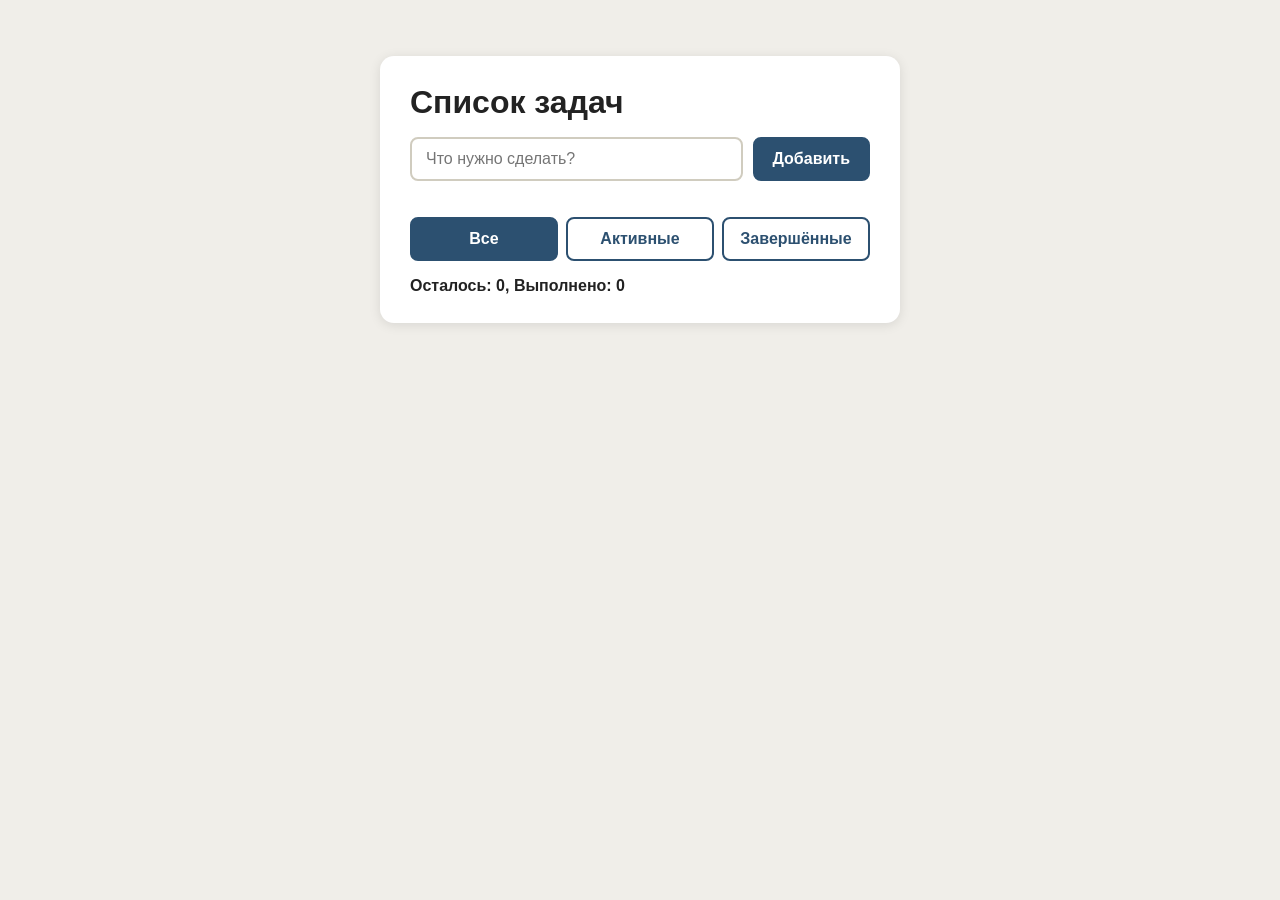
<file: task3/index.html>
<!DOCTYPE html>
<html lang="ru">
<head>
  <meta charset="UTF-8">
  <meta name="viewport" content="width=device-width, initial-scale=1">
  <title>Список задач</title>
  <link rel="stylesheet" href="style.css">
  <script src="script.js" defer></script>
</head>
<body>
  <main class="card">
    <h1>Список задач</h1>

    <form id="task-form">
      <input type="text" id="task-input" placeholder="Что нужно сделать?">
      <button type="submit">Добавить</button>
    </form>

    <p id="warning"></p>

    <div class="filters">
      <button class="filter-btn active" data-filter="all">Все</button>
      <button class="filter-btn" data-filter="active">Активные</button>
      <button class="filter-btn" data-filter="done">Завершённые</button>
    </div>

    <ul id="task-list"></ul>

    <p id="counter"></p>
  </main>
</body>
</html>
</file>
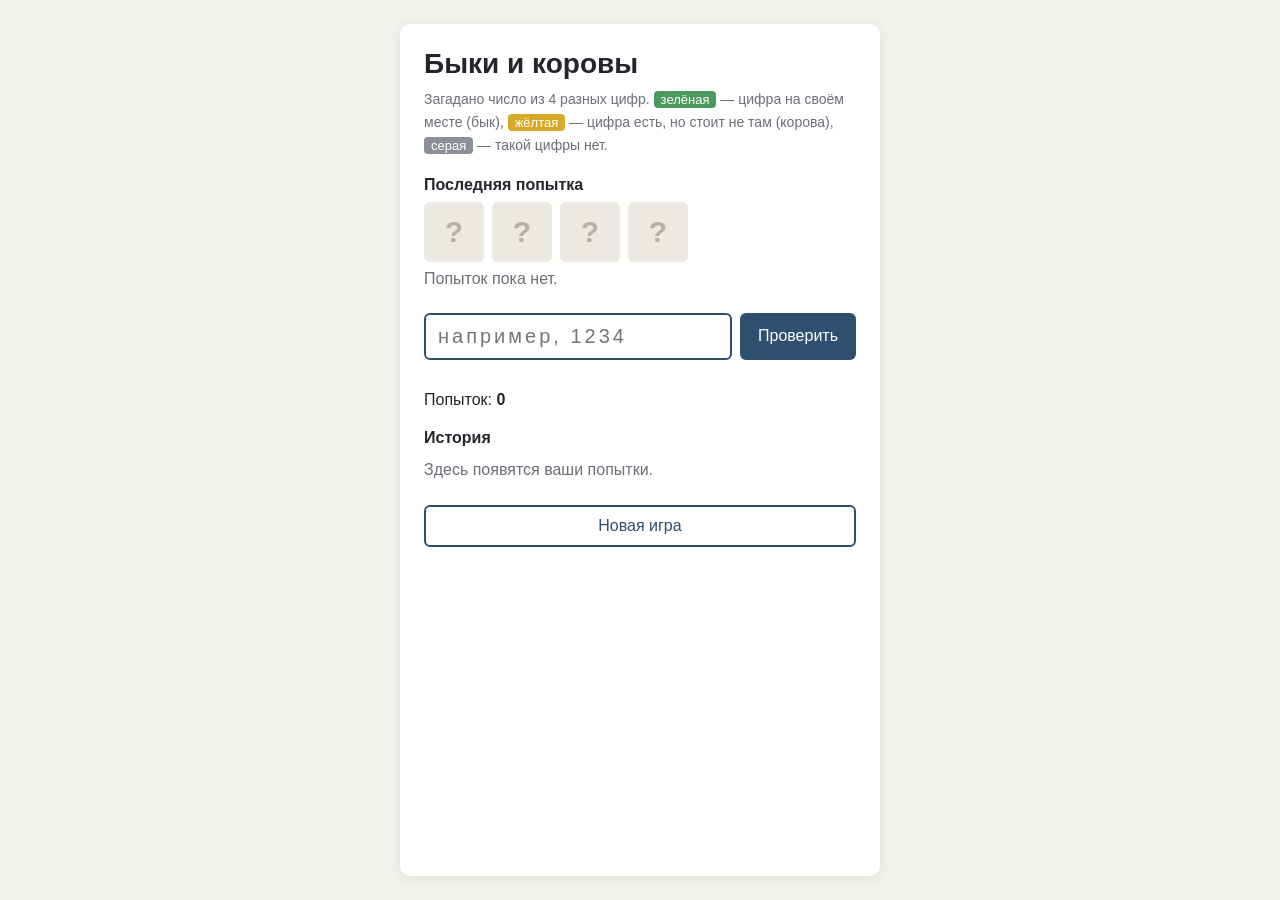
<file: task4/index.html>
<!DOCTYPE html>
<html lang="ru">
<head>
  <meta charset="UTF-8">
  <meta name="viewport" content="width=device-width, initial-scale=1">
  <title>Быки и коровы</title>
  <link rel="stylesheet" href="style.css">
  <script src="script.js" defer></script>
</head>
<body>
  <main class="game">
    <h1>Быки и коровы</h1>
    <p class="rules">Загадано число из 4 разных цифр. <span class="chip chip-bull">зелёная</span> — цифра на своём месте (бык),
      <span class="chip chip-cow">жёлтая</span> — цифра есть, но стоит не там (корова),
      <span class="chip chip-miss">серая</span> — такой цифры нет.</p>

    <section class="last" aria-live="polite">
      <h2>Последняя попытка</h2>
      <div id="last-guess" class="tiles"></div>
      <p id="last-result" class="last-result"></p>
    </section>

    <div class="input-row">
      <input id="guess-input" type="text" inputmode="numeric" autocomplete="off" maxlength="8" placeholder="например, 1234" aria-label="Ваша попытка">
      <button id="check-btn" type="button">Проверить</button>
    </div>
    <p id="message" class="message" role="alert"></p>

    <div class="stats">Попыток: <strong id="attempts-count">0</strong></div>

    <section>
      <h2>История</h2>
      <ul id="history" class="history"></ul>
    </section>

    <button id="new-game-btn" type="button" class="secondary">Новая игра</button>
  </main>
</body>
</html>
</file>
<file: task1/style.css>
:root {
  --ink: #1f2937;
  --muted: #57607a;
  --accent: #4f6bff;
  --accent-teal: #14b8a6;
  --accent-pink: #ec4899;
  --glass: rgba(255, 255, 255, 0.55);
  --glass-strong: rgba(255, 255, 255, 0.8);
  --glass-border: rgba(255, 255, 255, 0.65);
}

* {
  box-sizing: border-box;
  margin: 0;
  padding: 0;
}

html, body {
  height: 100%;
}

body {
  min-height: 100vh;
  background:
    radial-gradient(ellipse 80% 50% at 20% -10%, rgba(255, 255, 255, 0.6), transparent 60%),
    radial-gradient(ellipse 60% 40% at 90% 0%, rgba(255, 255, 255, 0.4), transparent 60%),
    linear-gradient(180deg, #e7edf5 0%, #c3d2e6 30%, #93a9c9 60%, #5c7291 100%);
  background-attachment: fixed;
  color: var(--ink);
  font-family: 'Karla', 'Segoe UI', sans-serif;
  line-height: 1.55;
  display: flex;
  flex-direction: column;
  align-items: center;
  gap: 24px;
  padding: 48px 20px;
}

a {
  color: inherit;
  text-decoration: none;
}

a:focus-visible {
  outline: 3px solid var(--accent);
  outline-offset: 3px;
}

img {
  max-width: 100%;
  display: block;
}

ul {
  list-style: none;
}

.card {
  width: 100%;
  max-width: 760px;
  background: var(--glass);
  backdrop-filter: blur(18px);
  -webkit-backdrop-filter: blur(18px);
  border: 1px solid var(--glass-border);
  border-radius: 28px;
  box-shadow: 0 24px 48px rgba(31, 41, 55, 0.16);
  padding: 32px 36px;
}

.card h2 {
  font-family: 'Bricolage Grotesque', 'Karla', sans-serif;
  font-size: 1.4rem;
  font-weight: 800;
  margin-bottom: 18px;
}

header.hero {
  display: flex;
  flex-direction: row;
  flex-wrap: wrap;
  align-items: center;
  justify-content: flex-start;
  gap: 28px;
}

.hero__avatar-wrap {
  flex: 0 0 auto;
}

.hero__avatar {
  width: 120px;
  height: 120px;
  border-radius: 50%;
  border: 4px solid var(--glass-strong);
  object-fit: cover;
}

.hero__info {
  display: flex;
  flex-direction: column;
  gap: 8px;
}

.hero__name {
  font-family: 'Bricolage Grotesque', 'Karla', sans-serif;
  font-size: clamp(1.7rem, 4vw, 2.4rem);
  font-weight: 800;
}

.hero__role {
  color: var(--accent);
  font-weight: 700;
  font-size: 1.05rem;
}

.hero__slogan {
  color: var(--muted);
  font-style: italic;
  font-size: 0.95rem;
}

.nav-pill {
  width: 100%;
  max-width: 760px;
  background: var(--glass);
  backdrop-filter: blur(18px);
  -webkit-backdrop-filter: blur(18px);
  border: 1px solid var(--glass-border);
  border-radius: 999px;
  padding: 14px 28px;
  display: flex;
  flex-direction: row;
  flex-wrap: wrap;
  justify-content: center;
  align-items: center;
  gap: 28px;
}

.nav-pill a {
  font-weight: 700;
  font-size: 0.95rem;
  padding-bottom: 2px;
  border-bottom: 2px solid transparent;
}

.nav-pill a:hover {
  color: var(--accent);
  border-bottom-color: var(--accent);
}

.content {
  width: 100%;
  max-width: 760px;
  display: flex;
  flex-direction: column;
  gap: 24px;
}

#about article p {
  max-width: 64ch;
  font-size: 1.02rem;
}

.education__list {
  display: flex;
  flex-direction: column;
  gap: 14px;
}

.education__item {
  display: flex;
  flex-direction: row;
  flex-wrap: wrap;
  justify-content: space-between;
  align-items: center;
  gap: 16px;
  background: var(--glass-strong);
  border-radius: 18px;
  padding: 16px 20px;
}

.education__info {
  display: flex;
  flex-direction: column;
  gap: 4px;
}

.education__place {
  font-weight: 700;
}

.education__detail {
  color: var(--muted);
  font-size: 0.92rem;
}

.education__years {
  flex: 0 0 auto;
  background: var(--accent);
  color: #fff;
  font-weight: 700;
  font-size: 0.85rem;
  padding: 6px 14px;
  border-radius: 999px;
}

.skills__list {
  display: flex;
  flex-direction: row;
  flex-wrap: wrap;
  align-items: center;
  gap: 12px;
}

.skill {
  display: inline-flex;
  flex-direction: row;
  align-items: center;
  gap: 8px;
  background: var(--glass-strong);
  border-radius: 999px;
  padding: 8px 16px 8px 10px;
  font-weight: 600;
  font-size: 0.92rem;
}

.skill__dot {
  width: 10px;
  height: 10px;
  border-radius: 50%;
  background: var(--accent);
}

.skills__list li:nth-child(3n+2) .skill__dot {
  background: var(--accent-teal);
}

.skills__list li:nth-child(3n) .skill__dot {
  background: var(--accent-pink);
}

.contacts__list {
  display: flex;
  flex-direction: row;
  flex-wrap: wrap;
  justify-content: flex-start;
  align-items: center;
  gap: 14px;
}

.contacts__link {
  display: inline-block;
  background: var(--glass-strong);
  border-radius: 999px;
  padding: 10px 20px;
  font-weight: 700;
  font-size: 0.92rem;
  border: 2px solid transparent;
}

.contacts__link:hover {
  border-color: var(--accent);
  color: var(--accent);
}
</file>
<file: task2/style.css>
/* ==========================================================================
   Ordo Pigmenti — Лабораторная работа №2
   Адаптивная вёрстка: CSS Grid + Flexbox, Mobile First, без JavaScript.

   Брейкпоинты (только min-width, по заданию):
     база        — до 767px   (мобильный, стили без медиазапроса)
     tablet      — @media (min-width: 768px)
     desktop     — @media (min-width: 1200px)

   Интерактивность на чистом CSS:
     — меню-гамбургер            → :target на <nav id="site-nav">
     — переключение ракурсов     → radio + сиблинг-комбинатор (~) + CSS Grid stacking
     — переключение комплектации → radio + сиблинг-комбинатор (~)
     — фильтр каталога           → radio + сиблинг-комбинатор (~)
     — лайтбокс галереи          → :target на <div id="photo-N">
     — аккордеон FAQ             → нативный <details>/<summary>

   Приём "наложения" слоёв (подсветка бейджа на фото, подпись на фото,
   фон hero, стопка ракурсов, оверлей лайтбокса) сделан через CSS Grid
   (несколько элементов в одной ячейке grid-area:1/1), а не через
   position:absolute/float — раскладка страницы полностью на Grid/Flex.
   position:fixed используется только для оверлейных элементов интерфейса
   (закреплённая шапка, мобильное меню, лайтбокс, skip-link) — это не
   раскладка контента, а стандартный приём для модальных панелей.
   ========================================================================== */

/* ---------------------------------------------------------------------- */
/* 1. Токены дизайна                                                       */
/* ---------------------------------------------------------------------- */
:root{
  /* Цвета */
  --ink:            #0b0b0c;
  --panel:          rgba(16, 15, 18, 0.92);
  --panel-solid:    #141318;
  --panel-raised:   #1c1b20;
  --panel-raised-2: #232128;
  --line:           rgba(200, 157, 84, 0.18);
  --line-strong:    rgba(200, 157, 84, 0.38);
  --gold:           #c89d54;
  --gold-bright:    #e6c17e;
  --gold-dim:       #7d602f;
  --text:           #ece7dc;
  --muted:          #a79f92;
  --muted-2:        #7d766b;
  --hh:             #9a3b3b;
  --hh-bright:      #c85a56;
  --hh-soft:        rgba(154, 59, 59, 0.16);
  --w40k:           #3d6690;
  --w40k-bright:    #5f8cba;
  --w40k-soft:      rgba(61, 102, 144, 0.16);
  --danger-ok:      #7e9a5c;

  /* Типографика */
  --font-display: 'Cinzel', 'Cormorant Garamond', Georgia, serif;      /* латиница: логотип, бейджи, номера шагов */
  --font-head:    'Cormorant Garamond', Georgia, 'Times New Roman', serif; /* заголовки — поддерживает кириллицу */
  --font-body:    'Inter', -apple-system, BlinkMacSystemFont, 'Segoe UI', Roboto, sans-serif;

  /* Отступы */
  --sp-1: .25rem;
  --sp-2: .5rem;
  --sp-3: .75rem;
  --sp-4: 1rem;
  --sp-5: 1.5rem;
  --sp-6: 2.25rem;
  --sp-7: 3.5rem;
  --sp-8: 5rem;

  --pad: var(--sp-4);              /* горизонтальный отступ контейнеров */
  --radius-s: 6px;
  --radius-m: 12px;
  --radius-l: 20px;
  --shadow-soft: 0 14px 34px rgba(0,0,0,.4);
  --ease: .3s ease;

  --header-h: 68px;
}

@media (min-width: 768px){
  :root{ --pad: var(--sp-6); --header-h: 76px; }
}
@media (min-width: 1200px){
  :root{ --pad: var(--sp-7); --header-h: 84px; }
}

/* ---------------------------------------------------------------------- */
/* 2. Сброс и база                                                         */
/* ---------------------------------------------------------------------- */
*, *::before, *::after{ box-sizing: border-box; }
* { margin: 0; }

html{
  scroll-behavior: smooth;
  scroll-padding-top: calc(var(--header-h) + 12px);
  -webkit-text-size-adjust: 100%;
  overflow-x: hidden;
}

body{
  min-height: 100dvh;
  background-color: var(--ink);
  background-image: url("img/page-bg.svg");
  background-size: cover;
  background-position: center top;
  background-repeat: no-repeat;
  background-attachment: fixed;
  color: var(--text);
  font-family: var(--font-body);
  font-size: 16px;
  line-height: 1.55;
  overflow-x: hidden;
}

img, svg, .media{ display: block; max-width: 100%; }

ul, ol{ list-style: none; padding: 0; }

a{ color: inherit; text-decoration: none; }

button, input, select, textarea{
  font: inherit;
  color: inherit;
  background: none;
  border: none;
}

h1, h2, h3, h4{
  font-family: var(--font-head);
  font-weight: 600;
  line-height: 1.15;
  letter-spacing: .01em;
}

p{ color: var(--text); }

:focus-visible{
  outline: 2px solid var(--gold-bright);
  outline-offset: 3px;
  border-radius: 3px;
}

/* Утилита: визуально скрыть, но оставить доступным для скринридеров и
   кликов по <label for="…">. Стандартный «sr-only» приём. */
.visually-hidden{
  position: absolute !important;
  width: 1px; height: 1px;
  padding: 0; margin: -1px;
  overflow: hidden;
  clip: rect(0,0,0,0);
  white-space: nowrap;
  border: 0;
}

.skip-link{
  position: fixed;
  top: -4rem;
  left: var(--sp-4);
  z-index: 300;
  background: var(--gold);
  color: var(--ink);
  padding: var(--sp-3) var(--sp-5);
  border-radius: var(--radius-s);
  font-weight: 600;
  transition: top var(--ease);
}
.skip-link:focus{ top: var(--sp-4); }

/* Обёртка контента: тёмная полупрозрачная панель поверх фиксированного фона */
.page{
  background: var(--panel);
  box-shadow: 0 -40px 80px rgba(0,0,0,.5) inset;
}

/* ---------------------------------------------------------------------- */
/* 3. Общие компоненты                                                     */
/* ---------------------------------------------------------------------- */
.section{
  max-width: 1320px;
  margin-inline: auto;
  padding: var(--sp-7) var(--pad);
}
.section--alt{ background: rgba(255,255,255,.02); }

.section__head{
  display: flex;
  flex-direction: column;
  gap: var(--sp-2);
  max-width: 62ch;
  margin-bottom: var(--sp-6);
}
.section__title{ font-size: clamp(1.6rem, 4vw, 2.3rem); color: var(--text); }
.section__lead{ color: var(--muted); font-size: 1.02rem; }

/* Кнопки */
.btn{
  display: inline-flex;
  align-items: center;
  justify-content: center;
  gap: var(--sp-2);
  min-height: 44px;
  padding: .8em 1.5em;
  border-radius: 999px;
  border: 1px solid transparent;
  font-family: var(--font-body);
  font-weight: 600;
  font-size: .88rem;
  letter-spacing: .03em;
  text-transform: uppercase;
  text-align: center;
  cursor: pointer;
  transition: transform var(--ease), box-shadow var(--ease),
              background-color var(--ease), border-color var(--ease), color var(--ease);
}
.btn:hover, .btn:focus-visible{
  transform: translateY(-2px) scale(1.02);
  box-shadow: var(--shadow-soft);
}
.btn--primary{ background: linear-gradient(180deg, var(--gold-bright), var(--gold)); color: #1a1409; }
.btn--primary:hover{ background: linear-gradient(180deg, #f0cf95, var(--gold-bright)); }
.btn--ghost{ background: rgba(200,157,84,.06); border-color: var(--line-strong); color: var(--gold-bright); }
.btn--ghost:hover{ background: rgba(200,157,84,.14); }
.btn--sm{ padding: .55em 1.2em; font-size: .78rem; }
.btn--block{ width: 100%; }

/* Бейджи-теги */
.tags{ display: flex; flex-wrap: wrap; gap: var(--sp-2); }
.tags li{
  padding: .4em .9em;
  border: 1px solid var(--line-strong);
  border-radius: 999px;
  font-size: .78rem;
  letter-spacing: .03em;
  color: var(--muted);
  background: rgba(255,255,255,.02);
}
.tags--small li{ padding: .3em .7em; font-size: .72rem; }

.badge{
  grid-area: 1 / 1;
  align-self: start;
  justify-self: start;
  margin: var(--sp-3);
  padding: .35em .8em;
  border-radius: 999px;
  font-size: .7rem;
  font-weight: 700;
  letter-spacing: .04em;
  text-transform: uppercase;
  backdrop-filter: blur(2px);
}
.badge--hh{ background: rgba(20,10,10,.72); color: var(--hh-bright); border: 1px solid rgba(154,59,59,.5); }
.badge--40k{ background: rgba(8,14,20,.72); color: var(--w40k-bright); border: 1px solid rgba(61,102,144,.55); }

.checklist{ display: flex; flex-direction: column; gap: var(--sp-2); }
.checklist li{
  display: flex;
  align-items: flex-start;
  gap: var(--sp-2);
  color: var(--muted);
  font-size: .94rem;
}
.checklist li::before{
  content: "\2713";
  flex: 0 0 auto;
  display: flex;
  align-items: center;
  justify-content: center;
  width: 16px; height: 16px;
  margin-top: .2em;
  border-radius: 4px;
  background: rgba(200,157,84,.12);
  border: 1px solid var(--line-strong);
  color: var(--gold);
  font-size: 10px;
  line-height: 1;
}

/* Медиа-заглушки: фон подставляется классом media--*, легко заменить в CSS */
.media{
  width: 100%; height: 100%;
  background-color: var(--panel-solid);
  background-size: cover;
  background-position: center;
}
.media--hero{ background-image: url("img/hero.svg"); }
.media--primarch-front{ background-image: url("img/primarch-front.jpg"); }
.media--primarch-side{ background-image: url("img/primarch-side.jpg"); }
.media--primarch-back{ background-image: url("img/primarch-back.jpg"); }
.media--primarch-detail{ background-image: url("img/primarch-detail.jpg"); }
.media--catalog-1{ background-image: url("img/catalog-1.jpg"); }
.media--catalog-2{ background-image: url("img/catalog-2.jpg"); }
.media--catalog-3{ background-image: url("img/catalog-3.jpg"); }
.media--catalog-4{ background-image: url("img/catalog-4.jpg"); }
.media--catalog-5{ background-image: url("img/catalog-5.jpg"); }
.media--catalog-6{ background-image: url("img/catalog-6.jpg"); }
.media--service-battle-ready{ background-image: url("img/service-battle-ready.jpg"); }
.media--service-paragon{ background-image: url("img/service-paragon.jpg"); }
.media--service-assembly{ background-image: url("img/service-assembly.jpg"); }
.media--service-conversion{ background-image: url("img/service-conversion.jpg"); }
.media--gallery-1{ background-image: url("img/gallery-1.jpg"); }
.media--gallery-2{ background-image: url("img/gallery-2.jpg"); }
.media--gallery-3{ background-image: url("img/gallery-3.jpg"); }
.media--gallery-4{ background-image: url("img/gallery-4.jpg"); }
.media--gallery-5{ background-image: url("img/gallery-5.jpg"); }
.media--gallery-6{ background-image: url("img/gallery-6.jpg"); }
.media--gallery-7{ background-image: url("img/gallery-7.jpg"); }

/* Progress-метры (значения зашиты в модификаторы, без inline style) */
.meter{ display: flex; flex-direction: column; gap: var(--sp-2); }
.meter__label{ display: flex; justify-content: space-between; gap: var(--sp-2); font-size: .82rem; color: var(--muted); }
.meter__label strong{ color: var(--gold-bright); }
.meter__track{ height: 8px; border-radius: 999px; background: rgba(255,255,255,.08); overflow: hidden; }
.meter__bar{ display: block; height: 100%; border-radius: inherit; background: linear-gradient(90deg, var(--gold-dim), var(--gold)); }
.meter--total .meter__bar{ width: 69%; }
.meter--standard .meter__bar{ width: 72%; }
.meter--collector .meter__bar{ width: 58%; }

/* ---------------------------------------------------------------------- */
/* 4. Шапка и навигация                                                    */
/* ---------------------------------------------------------------------- */
.site-header{
  position: sticky;
  top: 0;
  z-index: 50;
  background: rgba(11,11,12,.88);
  backdrop-filter: blur(8px);
  border-bottom: 1px solid var(--line);
}
.site-header__inner{
  display: flex;
  align-items: center;
  justify-content: space-between;
  gap: var(--sp-4);
  max-width: 1320px;
  margin-inline: auto;
  padding: var(--sp-3) var(--pad);
  min-height: var(--header-h);
}

.logo{ display: flex; align-items: center; gap: var(--sp-3); min-height: 44px; }
.logo__mark{
  flex: 0 0 auto;
  width: 40px; height: 40px;
  background: conic-gradient(from 210deg, var(--gold-dim), var(--gold), var(--gold-bright), var(--gold-dim));
  clip-path: polygon(50% 0%, 100% 25%, 100% 75%, 50% 100%, 0% 75%, 0% 25%);
}
.logo__text{ display: flex; flex-direction: column; gap: 2px; line-height: 1.1; }
.logo__name{ font-family: var(--font-display); font-size: 1rem; letter-spacing: .06em; color: var(--text); }
.logo__tag{ font-family: var(--font-head); font-style: italic; font-size: .82rem; color: var(--muted); }

.burger{
  display: flex;
  flex-direction: column;
  justify-content: space-between;
  width: 44px; height: 44px;
  padding: 12px 9px;
}
.burger span{ display: block; width: 100%; height: 2px; background: var(--gold); border-radius: 2px; }

/* Мобильное меню на чистом CSS через :target */
.nav__backdrop{
  position: fixed; inset: 0;
  background: rgba(6,6,8,.66);
  opacity: 0;
  pointer-events: none;
  transition: opacity var(--ease);
}
.nav__panel{
  position: fixed;
  top: 0; right: 0;
  z-index: 60;
  width: min(86vw, 380px);
  height: 100dvh;
  display: flex;
  flex-direction: column;
  gap: var(--sp-6);
  padding: var(--sp-5);
  background: var(--panel-solid);
  border-left: 1px solid var(--line-strong);
  box-shadow: var(--shadow-soft);
  transform: translateX(100%);
  transition: transform var(--ease);
  overflow-y: auto;
}
#site-nav:target .nav__backdrop{ opacity: 1; pointer-events: auto; }
#site-nav:target .nav__panel{ transform: translateX(0); }

.nav__top{ display: flex; align-items: center; justify-content: space-between; }
.nav__title{ font-family: var(--font-display); letter-spacing: .06em; color: var(--muted); font-size: .85rem; text-transform: uppercase; }
.nav__close{
  display: flex; align-items: center; justify-content: center;
  width: 44px; height: 44px;
  position: relative;
}
.nav__close span{
  position: absolute;
  width: 20px; height: 2px;
  background: var(--gold);
}
.nav__close span:first-child{ transform: rotate(45deg); }
.nav__close span:last-child{ transform: rotate(-45deg); }

.nav__list{ display: flex; flex-direction: column; gap: var(--sp-1); }
.nav__link{
  display: flex;
  align-items: center;
  min-height: 44px;
  padding: 0 var(--sp-2);
  font-size: 1.05rem;
  color: var(--text);
  border-radius: var(--radius-s);
  transition: background-color var(--ease), color var(--ease), padding-left var(--ease);
}
.nav__link:hover{ background: rgba(200,157,84,.08); color: var(--gold-bright); padding-left: var(--sp-3); }

.nav__cta{ margin-top: auto; }

/* ---------------------------------------------------------------------- */
/* 5. Hero                                                                  */
/* ---------------------------------------------------------------------- */
.hero{
  display: grid;
  grid-template-columns: 1fr;
  grid-template-rows: 1fr;
}
.hero__bg, .hero__shade, .hero__inner{ grid-column: 1; grid-row: 1; }
.hero__bg{ background-image: url("img/hero.svg"); background-size: cover; background-position: center; }
.hero__shade{
  background: linear-gradient(180deg, rgba(9,9,10,.25) 0%, rgba(9,9,10,.78) 65%, var(--panel) 100%);
}
.hero__inner{
  display: flex;
  flex-direction: column;
  gap: var(--sp-6);
  max-width: 1320px;
  width: 100%;
  margin-inline: auto;
  padding: var(--sp-8) var(--pad) var(--sp-6);
}

.realms{ display: flex; flex-wrap: wrap; gap: var(--sp-2); }
.realms__item{
  padding: .35em .9em;
  border-radius: 999px;
  font-family: var(--font-display);
  font-size: .72rem;
  letter-spacing: .05em;
  text-transform: uppercase;
  border: 1px solid var(--line-strong);
}
.realms__item--hh{ color: var(--hh-bright); background: var(--hh-soft); border-color: rgba(154,59,59,.5); }
.realms__item--40k{ color: var(--w40k-bright); background: var(--w40k-soft); border-color: rgba(61,102,144,.5); }

.hero__title{ font-size: clamp(2rem, 7vw, 3.4rem); color: var(--text); text-wrap: balance; }
.hero__lead{ color: var(--muted); font-size: clamp(1rem, 2.4vw, 1.2rem); max-width: 46ch; }
.hero__actions{ display: flex; flex-wrap: wrap; gap: var(--sp-3); }

.hero__card{
  display: flex;
  flex-direction: column;
  gap: var(--sp-4);
  padding: var(--sp-4);
  background: rgba(20,19,24,.82);
  border: 1px solid var(--line-strong);
  border-radius: var(--radius-l);
  backdrop-filter: blur(4px);
  transition: transform var(--ease), border-color var(--ease);
}
.hero__card:hover{ transform: translateY(-4px); border-color: var(--gold); }
.hero__thumb{ aspect-ratio: 16 / 10; overflow: hidden; border-radius: var(--radius-m); }
.hero__card-body{ display: flex; flex-direction: column; gap: var(--sp-2); }
.hero__card-kicker{ font-size: .74rem; letter-spacing: .06em; text-transform: uppercase; color: var(--gold-bright); }
.hero__card-title{ font-family: var(--font-head); font-size: 1.3rem; }

/* ---------------------------------------------------------------------- */
/* 6. Преимущества                                                         */
/* ---------------------------------------------------------------------- */
.perks{ padding: var(--sp-6) var(--pad); max-width: 1320px; margin-inline: auto; }
.perks__grid{
  display: grid;
  grid-template-columns: 1fr;
  gap: var(--sp-5);
}
.perk{ display: flex; align-items: flex-start; gap: var(--sp-3); }
.perk__icon{ flex: 0 0 auto; width: 30px; height: 30px; fill: none; stroke: var(--gold); stroke-width: 1.4; }
.perk__title{ font-size: 1rem; color: var(--text); margin-bottom: .25em; }
.perk__text p{ color: var(--muted); font-size: .92rem; }

/* ---------------------------------------------------------------------- */
/* 7. Премиум предзаказ                                                    */
/* ---------------------------------------------------------------------- */
.product{
  display: grid;
  grid-template-columns: 1fr;
  gap: var(--sp-7);
  margin-bottom: var(--sp-7);
}

.viewer{ display: flex; flex-direction: column; gap: var(--sp-3); }
.viewer__stage{
  display: grid;
  grid-template-columns: 1fr;
  aspect-ratio: 1 / 1;
  border-radius: var(--radius-l);
  overflow: hidden;
  border: 1px solid var(--line);
}
.viewer__slide{
  grid-column: 1; grid-row: 1;
  position: relative;
  opacity: 0;
  visibility: hidden;
  transition: opacity .45s ease;
}
.viewer__slide .media{ height: 100%; }
.viewer__caption{
  display: block;
  padding: var(--sp-2) var(--sp-3);
  font-size: .78rem;
  color: var(--muted);
  background: rgba(8,8,9,.7);
}
#angle-1:checked ~ .viewer__stage .viewer__slide--1,
#angle-2:checked ~ .viewer__stage .viewer__slide--2,
#angle-3:checked ~ .viewer__stage .viewer__slide--3,
#angle-4:checked ~ .viewer__stage .viewer__slide--4{
  opacity: 1;
  visibility: visible;
}
.viewer__thumbs{ display: flex; flex-wrap: wrap; gap: var(--sp-2); }
.thumb{
  display: flex;
  align-items: center;
  gap: var(--sp-2);
  min-height: 44px;
  padding: var(--sp-1) var(--sp-3) var(--sp-1) var(--sp-1);
  border: 1px solid var(--line);
  border-radius: 999px;
  cursor: pointer;
  transition: border-color var(--ease), background-color var(--ease);
}
.thumb .media{ width: 32px; height: 32px; border-radius: 50%; overflow: hidden; }
.thumb__label{ font-size: .78rem; color: var(--muted); }
.thumb:hover{ border-color: var(--line-strong); }
#angle-1:checked ~ .viewer__thumbs label[for="angle-1"],
#angle-2:checked ~ .viewer__thumbs label[for="angle-2"],
#angle-3:checked ~ .viewer__thumbs label[for="angle-3"],
#angle-4:checked ~ .viewer__thumbs label[for="angle-4"]{
  border-color: var(--gold);
  background: rgba(200,157,84,.1);
}
#angle-1:checked ~ .viewer__thumbs label[for="angle-1"] .thumb__label,
#angle-2:checked ~ .viewer__thumbs label[for="angle-2"] .thumb__label,
#angle-3:checked ~ .viewer__thumbs label[for="angle-3"] .thumb__label,
#angle-4:checked ~ .viewer__thumbs label[for="angle-4"] .thumb__label{
  color: var(--gold-bright);
}

.product__info{ display: flex; flex-direction: column; gap: var(--sp-5); }
.product__intro{ display: flex; flex-direction: column; gap: var(--sp-2); }
.product__realm{ font-size: .82rem; letter-spacing: .04em; text-transform: uppercase; color: var(--gold-bright); }
.product__title{ font-size: clamp(1.5rem, 4vw, 2rem); }
.product__text{ color: var(--muted); }

.spec{ display: flex; flex-direction: column; gap: var(--sp-2); }
.spec__row{
  display: flex;
  justify-content: space-between;
  gap: var(--sp-3);
  padding-bottom: var(--sp-2);
  border-bottom: 1px dashed var(--line);
  font-size: .9rem;
}
.spec__row dt{ color: var(--muted); }
.spec__row dd{ color: var(--text); text-align: right; }

.editions{ display: flex; flex-direction: column; gap: var(--sp-3); }
.editions__label{ font-size: .82rem; letter-spacing: .04em; text-transform: uppercase; color: var(--muted); }
.editions__choices{ display: flex; flex-wrap: wrap; gap: var(--sp-3); }
.edition{
  flex: 1 1 200px;
  display: flex;
  align-items: center;
  justify-content: space-between;
  gap: var(--sp-2);
  min-height: 44px;
  padding: var(--sp-3) var(--sp-4);
  border: 1px solid var(--line-strong);
  border-radius: var(--radius-m);
  cursor: pointer;
  transition: border-color var(--ease), background-color var(--ease), transform var(--ease);
}
.edition:hover{ transform: translateY(-2px); }
.edition__name{ font-family: var(--font-head); font-size: 1.05rem; }
.edition__price{ color: var(--gold-bright); font-weight: 600; white-space: nowrap; }
#ed-standard:checked ~ .editions__choices label[for="ed-standard"],
#ed-collector:checked ~ .editions__choices label[for="ed-collector"]{
  border-color: var(--gold);
  background: rgba(200,157,84,.1);
}

.edition-panels{ position: relative; }
.edition-panel{ display: none; flex-direction: column; gap: var(--sp-4); }
#ed-standard:checked ~ .edition-panels .edition-panel--standard,
#ed-collector:checked ~ .edition-panels .edition-panel--collector{
  display: flex;
}
.edition-panel__prepay{ font-size: .92rem; color: var(--muted); }
.edition-panel__prepay strong{ color: var(--text); }

.product__buy{ display: flex; flex-direction: column; gap: var(--sp-2); padding-top: var(--sp-2); }
.product__note{ font-size: .82rem; color: var(--muted-2); }

/* Каталог с фильтром по вселенной */
.catalog{ display: flex; flex-direction: column; gap: var(--sp-5); }
.catalog__head{
  display: flex;
  flex-direction: column;
  gap: var(--sp-3);
}
.catalog__title{ font-size: 1.3rem; }
.tabs{ display: flex; flex-wrap: wrap; gap: var(--sp-2); }
.tab{
  display: flex;
  align-items: center;
  min-height: 44px;
  padding: 0 var(--sp-4);
  border: 1px solid var(--line);
  border-radius: 999px;
  font-size: .82rem;
  color: var(--muted);
  cursor: pointer;
  transition: border-color var(--ease), color var(--ease), background-color var(--ease);
}
.tab:hover{ color: var(--text); }
#u-all:checked ~ .catalog__head .tabs label[for="u-all"],
#u-hh:checked ~ .catalog__head .tabs label[for="u-hh"],
#u-40k:checked ~ .catalog__head .tabs label[for="u-40k"]{
  border-color: var(--gold);
  color: var(--gold-bright);
  background: rgba(200,157,84,.08);
}

.catalog__grid{
  display: grid;
  grid-template-columns: 1fr;
  gap: var(--sp-5);
}
#u-hh:checked ~ .catalog__grid .card:not(.card--hh){ display: none; }
#u-40k:checked ~ .catalog__grid .card:not(.card--40k){ display: none; }

.card{
  display: flex;
  flex-direction: column;
  border: 1px solid var(--line);
  border-radius: var(--radius-l);
  overflow: hidden;
  background: var(--panel-raised);
  transition: transform var(--ease), border-color var(--ease), box-shadow var(--ease);
}
.card:hover{ transform: translateY(-4px); border-color: var(--line-strong); box-shadow: var(--shadow-soft); }
.card__media{ display: grid; grid-template-columns: 1fr; aspect-ratio: 1 / 1; }
.card__media .media{ grid-area: 1 / 1; }
.card__body{ display: flex; flex-direction: column; gap: var(--sp-2); padding: var(--sp-4); flex: 1; }
.card__title{ font-size: 1.05rem; }
.card__foot{
  display: flex;
  align-items: center;
  justify-content: space-between;
  gap: var(--sp-2);
  padding: var(--sp-4);
  border-top: 1px solid var(--line);
  margin-top: auto;
}
.card__price{ font-weight: 600; color: var(--gold-bright); }

/* ---------------------------------------------------------------------- */
/* 8. Услуги по покрасу                                                    */
/* ---------------------------------------------------------------------- */
.services{
  display: grid;
  grid-template-columns: 1fr;
  gap: var(--sp-5);
}
.service{
  display: flex;
  flex-direction: column;
  gap: var(--sp-4);
  padding: var(--sp-4);
  border: 1px solid var(--line);
  border-radius: var(--radius-l);
  background: var(--panel-raised);
  transition: transform var(--ease), border-color var(--ease), box-shadow var(--ease);
}
.service:hover{ transform: translateY(-4px); border-color: var(--line-strong); box-shadow: var(--shadow-soft); }
.service__top{ display: flex; flex-direction: column; gap: var(--sp-3); }
.service__media{ aspect-ratio: 16 / 10; border-radius: var(--radius-m); overflow: hidden; }
.service__title{ font-size: 1.2rem; }
.service__level{ display: flex; align-items: center; gap: var(--sp-2); font-size: .82rem; color: var(--muted); }
.level{ display: flex; gap: 4px; }
.level i{ width: 9px; height: 9px; border-radius: 50%; background: var(--line-strong); }
.level i.is-on{ background: var(--gold); }
.service .checklist{ flex: 1; }
.service__bottom{
  display: flex;
  align-items: center;
  justify-content: space-between;
  gap: var(--sp-2);
  padding-top: var(--sp-3);
  border-top: 1px solid var(--line);
  margin-top: auto;
}
.service__price{ font-size: .92rem; color: var(--text); }

/* ---------------------------------------------------------------------- */
/* 9. Процесс                                                              */
/* ---------------------------------------------------------------------- */
.steps{
  display: grid;
  grid-template-columns: 1fr;
  gap: var(--sp-5);
}
.step{
  display: flex;
  flex-direction: column;
  gap: var(--sp-2);
  padding: var(--sp-5) var(--sp-4);
  border-left: 2px solid var(--line-strong);
}
.step__num{
  font-family: var(--font-display);
  font-size: 1.6rem;
  color: var(--gold);
}
.step__title{ font-size: 1.1rem; }
.step p{ color: var(--muted); font-size: .92rem; }

/* ---------------------------------------------------------------------- */
/* 10. Галерея                                                             */
/* ---------------------------------------------------------------------- */
.gallery{
  display: grid;
  grid-template-columns: 1fr;
  gap: var(--sp-4);
}
.shot{
  display: grid;
  grid-template-columns: 1fr;
  border-radius: var(--radius-m);
  overflow: hidden;
  aspect-ratio: 4 / 3;
}
.shot--tall{ aspect-ratio: 3 / 4; }
.shot--wide{ aspect-ratio: 16 / 9; }
.shot__link, .shot__cap{ grid-column: 1; grid-row: 1; }
.shot__link{ display: block; height: 100%; }
.shot__link .media{ height: 100%; transition: transform .5s ease; }
.shot:hover .shot__link .media{ transform: scale(1.06); }
.shot__cap{
  align-self: end;
  display: flex;
  flex-direction: column;
  gap: 2px;
  padding: var(--sp-3);
  background: linear-gradient(0deg, rgba(8,8,9,.92) 10%, transparent 100%);
}
.shot__title{ font-size: .92rem; color: var(--text); }
.shot__meta{ font-size: .74rem; color: var(--muted); }

/* ---------------------------------------------------------------------- */
/* 11. FAQ                                                                  */
/* ---------------------------------------------------------------------- */
.split{
  display: grid;
  grid-template-columns: 1fr;
  gap: var(--sp-6);
}
.split__aside{ display: flex; flex-direction: column; gap: var(--sp-4); align-items: flex-start; }

.faq{ display: flex; flex-direction: column; gap: var(--sp-3); }
.faq__item{
  border: 1px solid var(--line);
  border-radius: var(--radius-m);
  padding: var(--sp-4);
  background: var(--panel-raised);
}
.faq__q{
  display: flex;
  align-items: center;
  justify-content: space-between;
  gap: var(--sp-3);
  min-height: 44px;
  cursor: pointer;
  list-style: none;
  font-family: var(--font-head);
  font-size: 1.05rem;
  color: var(--text);
}
.faq__q::-webkit-details-marker{ display: none; }
.faq__q::after{
  content: "";
  flex: 0 0 auto;
  width: 10px; height: 10px;
  border-right: 2px solid var(--gold);
  border-bottom: 2px solid var(--gold);
  transform: rotate(45deg);
  transition: transform var(--ease);
}
.faq__item[open] .faq__q::after{ transform: rotate(-135deg); }
.faq__a{ padding-top: var(--sp-3); color: var(--muted); font-size: .94rem; }

/* ---------------------------------------------------------------------- */
/* 12. Форма обратной связи                                                */
/* ---------------------------------------------------------------------- */
.brief{
  padding: var(--sp-4);
  border: 1px solid var(--line);
  border-radius: var(--radius-m);
  width: 100%;
}
.brief__title{ font-size: 1rem; margin-bottom: var(--sp-3); }
.contacts{ display: flex; flex-direction: column; gap: var(--sp-2); }
.contacts__link{
  display: inline-flex;
  align-items: center;
  min-height: 44px;
  color: var(--gold-bright);
  transition: color var(--ease);
}
.contacts__link:hover{ color: var(--gold); }
.contacts__note{ color: var(--muted-2); font-size: .84rem; }

.form{
  display: flex;
  flex-direction: column;
  gap: var(--sp-4);
  padding: var(--sp-5);
  border: 1px solid var(--line-strong);
  border-radius: var(--radius-l);
  background: var(--panel-raised);
}
.form__title{ font-size: 1.2rem; }

.field{ display: flex; flex-direction: column; gap: var(--sp-2); border: 0; padding: 0; }
.field__label{ font-size: .84rem; color: var(--muted); }
legend.field__label{ padding: 0; }
.field__control{
  min-height: 44px;
  padding: var(--sp-3);
  background: rgba(0,0,0,.28);
  border: 1px solid var(--line-strong);
  border-radius: var(--radius-s);
  transition: border-color var(--ease), box-shadow var(--ease);
}
.field__control::placeholder{ color: var(--muted-2); }
.field__control:focus{
  border-color: var(--gold);
  box-shadow: 0 0 10px rgba(200,157,84,.5);
}
textarea.field__control{ min-height: 120px; resize: vertical; }

.choice-row{ display: flex; flex-wrap: wrap; gap: var(--sp-3); }
.choice{ display: flex; align-items: center; gap: var(--sp-2); cursor: pointer; }
.choice input{ position: absolute; opacity: 0; width: 1px; height: 1px; }
.choice__box{
  display: flex;
  align-items: center;
  min-height: 44px;
  padding: 0 var(--sp-4);
  border: 1px solid var(--line-strong);
  border-radius: 999px;
  font-size: .86rem;
  color: var(--muted);
  transition: border-color var(--ease), color var(--ease), background-color var(--ease);
}
.choice input:checked ~ .choice__box{
  border-color: var(--gold);
  color: var(--gold-bright);
  background: rgba(200,157,84,.1);
}
.choice input:focus-visible ~ .choice__box{ outline: 2px solid var(--gold-bright); outline-offset: 2px; }

.check{ display: flex; align-items: center; gap: var(--sp-3); min-height: 44px; cursor: pointer; }
.check input{ position: absolute; opacity: 0; width: 1px; height: 1px; }
.check__box{
  flex: 0 0 auto;
  width: 22px; height: 22px;
  border: 1px solid var(--line-strong);
  border-radius: 5px;
  position: relative;
  transition: border-color var(--ease), background-color var(--ease);
}
.check__box::after{
  content: "";
  position: absolute;
  left: 6px; top: 2px;
  width: 6px; height: 11px;
  border-right: 2px solid var(--ink);
  border-bottom: 2px solid var(--ink);
  transform: rotate(40deg);
  opacity: 0;
  transition: opacity var(--ease);
}
.check input:checked ~ .check__box{ background: var(--gold); border-color: var(--gold); }
.check input:checked ~ .check__box::after{ opacity: 1; }
.check input:focus-visible ~ .check__box{ outline: 2px solid var(--gold-bright); outline-offset: 2px; }
.check__text{ font-size: .88rem; color: var(--muted); }

/* ---------------------------------------------------------------------- */
/* 13. Подвал                                                              */
/* ---------------------------------------------------------------------- */
.site-footer{ border-top: 1px solid var(--line); padding: var(--sp-7) var(--pad) var(--sp-5); }
.site-footer__row{
  display: grid;
  grid-template-columns: 1fr;
  gap: var(--sp-6);
  max-width: 1320px;
  margin-inline: auto;
}
.footer-brand{ display: flex; flex-direction: column; gap: var(--sp-3); }
.footer-brand__text{ color: var(--muted); font-size: .88rem; max-width: 38ch; }
.footer-nav ul{ display: flex; flex-direction: column; gap: var(--sp-2); }
.footer-nav a{
  display: inline-flex; align-items: center; min-height: 44px;
  color: var(--muted); transition: color var(--ease);
}
.footer-nav a:hover{ color: var(--gold-bright); }
.footer-social__title{ font-size: .82rem; color: var(--muted); margin-bottom: var(--sp-2); }
.socials{ display: flex; flex-wrap: wrap; gap: var(--sp-2); }
.social{
  display: flex; align-items: center;
  min-height: 44px;
  padding: 0 var(--sp-3);
  border: 1px solid var(--line);
  border-radius: 999px;
  font-size: .82rem;
  color: var(--muted);
  transition: border-color var(--ease), color var(--ease);
}
.social:hover{ border-color: var(--gold); color: var(--gold-bright); }

.plaque{
  display: flex;
  flex-direction: column;
  align-items: center;
  gap: var(--sp-3);
  text-align: center;
  padding: var(--sp-7) 0;
}
.ornament{ width: 34px; height: 34px; position: relative; }
.ornament i{
  position: absolute; inset: 0;
  border: 1px solid var(--gold);
  transform: rotate(45deg);
}
.plaque__text p{
  font-family: var(--font-head);
  font-style: italic;
  font-size: clamp(1.1rem, 3vw, 1.5rem);
  color: var(--gold-bright);
  max-width: 40ch;
}

.site-footer__bottom{
  display: flex;
  flex-wrap: wrap;
  align-items: center;
  justify-content: space-between;
  gap: var(--sp-3);
  max-width: 1320px;
  margin-inline: auto;
  padding-top: var(--sp-5);
  border-top: 1px solid var(--line);
  font-size: .78rem;
  color: var(--muted-2);
}
.disclaimer{ flex-basis: 100%; }
.to-top{
  display: inline-flex; align-items: center; justify-content: center;
  min-height: 44px; min-width: 44px; padding-inline: var(--sp-2);
  color: var(--gold-bright);
}

/* ---------------------------------------------------------------------- */
/* 14. Лайтбокс галереи (:target, без JS)                                  */
/* ---------------------------------------------------------------------- */
.lightbox{
  display: none;
  position: fixed;
  inset: 0;
  z-index: 100;
  padding: var(--sp-5);
  background: rgba(6,6,8,.92);
}
.lightbox:target{
  display: grid;
  grid-template-columns: 1fr;
  grid-template-rows: 1fr;
  place-items: center;
}
.lightbox__backdrop{ grid-column: 1; grid-row: 1; align-self: stretch; justify-self: stretch; }
.lightbox__figure{
  grid-column: 1; grid-row: 1;
  display: flex;
  flex-direction: column;
  gap: var(--sp-3);
  max-width: min(90vw, 720px);
}
.lightbox__figure .media{ border-radius: var(--radius-m); aspect-ratio: 4 / 3; }
.lightbox__cap{ text-align: center; color: var(--muted); font-size: .9rem; }
.lightbox__btn{
  grid-column: 1; grid-row: 1;
  display: flex; align-items: center; justify-content: center;
  width: 44px; height: 44px;
  border-radius: 50%;
  background: rgba(20,19,24,.85);
  border: 1px solid var(--line-strong);
  color: var(--gold-bright);
  font-size: 1.3rem;
  transition: background-color var(--ease), border-color var(--ease);
}
.lightbox__btn:hover{ background: rgba(200,157,84,.16); border-color: var(--gold); }
.lightbox__btn--close{ align-self: start; justify-self: end; }
.lightbox__btn--prev{ align-self: center; justify-self: start; }
.lightbox__btn--next{ align-self: center; justify-self: end; }

/* ==========================================================================
   TABLET — @media (min-width: 768px)
   ========================================================================== */
@media (min-width: 768px){

  .burger{ display: none; }
  .nav__backdrop{ display: none; }
  .nav__panel{
    position: static;
    width: auto; height: auto;
    transform: none;
    flex-direction: row;
    align-items: center;
    gap: var(--sp-5);
    padding: 0;
    background: transparent;
    border: none;
    box-shadow: none;
    overflow: visible;
  }
  .nav__top{ display: none; }
  .nav__list{ flex-direction: row; align-items: center; gap: var(--sp-4); }
  .nav__link{ font-size: .92rem; min-height: 40px; }
  .nav__cta{ margin-top: 0; }

  .hero__inner{ display: grid; grid-template-columns: 1.3fr .9fr; align-items: end; gap: var(--sp-6); }
  .hero__content{ display: flex; flex-direction: column; gap: var(--sp-4); grid-column: 1; }
  .hero__card{ grid-column: 2; }

  .perks__grid{ grid-template-columns: repeat(2, 1fr); }

  .product{ grid-template-columns: 1fr; }
  .catalog__grid{ grid-template-columns: repeat(2, 1fr); }
  .catalog__head{ flex-direction: row; align-items: center; justify-content: space-between; }

  .services{ grid-template-columns: repeat(2, 1fr); }

  .steps{ grid-template-columns: repeat(2, 1fr); }

  .gallery{
    grid-template-columns: repeat(2, 1fr);
    grid-auto-rows: 220px;
    grid-auto-flow: dense;
  }
  .shot{ aspect-ratio: auto; height: 100%; }
  .shot--big{ grid-column: span 2; grid-row: span 2; }
  .shot--wide{ grid-column: span 2; }
  .shot--tall{ grid-row: span 2; }

  .split{ grid-template-columns: 1fr 1.3fr; align-items: start; }
  .split--form{ grid-template-columns: 1fr 1.2fr; }

  .site-footer__row{ grid-template-columns: 1.3fr 1fr 1fr; }
}

/* ==========================================================================
   DESKTOP — @media (min-width: 1200px)
   ========================================================================== */
@media (min-width: 1200px){

  .hero__inner{ grid-template-columns: 1.5fr .8fr; padding-block: var(--sp-8) var(--sp-7); }
  .hero__title{ font-size: clamp(2.6rem, 4.2vw, 3.8rem); }

  .perks__grid{ grid-template-columns: repeat(4, 1fr); }

  .product{ grid-template-columns: 1.35fr 1fr; align-items: start; gap: var(--sp-8); }
  .catalog__grid{ grid-template-columns: repeat(3, 1fr); }

  .services{ grid-template-columns: repeat(4, 1fr); }

  .steps{ grid-template-columns: repeat(4, 1fr); }

  .gallery{ grid-template-columns: repeat(4, 1fr); grid-auto-rows: 240px; }

  .split{ grid-template-columns: .9fr 1.4fr; gap: var(--sp-8); }
  .split--form{ grid-template-columns: .8fr 1.3fr; }
}
</file>
<file: task3/style.css>
* {
  box-sizing: border-box;
}

body {
  margin: 0;
  padding: 16px;
  background: #f0eee9;
  font-family: "Trebuchet MS", Arial, sans-serif;
  color: #222222;
}

.card {
  max-width: 520px;
  margin: 24px auto;
  padding: 28px 30px;
  background: #ffffff;
  border-radius: 14px;
  box-shadow: 0 2px 12px rgba(0, 0, 0, 0.1);
}

h1 {
  margin: 0 0 16px;
  font-size: 32px;
}

#task-form {
  display: flex;
  gap: 10px;
}

input,
button {
  font-family: inherit;
  font-size: 16px;
  min-height: 44px;
  border-radius: 8px;
}

#task-input {
  flex: 1;
  min-width: 0;
  padding: 0 14px;
  border: 2px solid #d0ccbf;
  color: #222222;
}

#task-input:focus {
  outline: none;
  border-color: #2c5070;
}

button {
  padding: 0 18px;
  border: 2px solid #2c5070;
  background: #2c5070;
  color: #ffffff;
  font-weight: bold;
  cursor: pointer;
}

button:hover {
  background: #3a6489;
  border-color: #3a6489;
}

#warning {
  min-height: 20px;
  margin: 8px 0;
  color: #c0392b;
  font-size: 14px;
}

.filters {
  display: flex;
  gap: 8px;
  margin-bottom: 16px;
}

.filter-btn {
  flex: 1;
  padding: 0 4px;
  background: #ffffff;
  color: #2c5070;
}

.filter-btn:hover {
  background: #eef2f6;
  border-color: #2c5070;
}

.filter-btn.active {
  background: #2c5070;
  color: #ffffff;
}

ul {
  margin: 0;
  padding: 0;
  list-style: none;
}

li {
  display: flex;
  align-items: center;
  gap: 10px;
  margin-bottom: 8px;
  padding: 8px 10px;
  border-radius: 8px;
  background: #ece9e2;
}

li input[type="checkbox"] {
  width: 24px;
  height: 24px;
  min-height: 0;
  cursor: pointer;
  accent-color: #2c5070;
}

li span {
  flex: 1;
  word-break: break-word;
}

.delete-btn {
  background: #ffffff;
  color: #2c5070;
}

.delete-btn:hover {
  background: #eef2f6;
  border-color: #2c5070;
}

.completed {
  text-decoration: line-through;
  opacity: 0.6;
}

#counter {
  margin: 16px 0 0;
  font-weight: bold;
}

@media (min-width: 768px) {
  body {
    padding: 32px;
  }
}
</file>
<file: task4/style.css>
:root {
  --bg: #f3f1ec; --ink: #22252b; --muted: #6b6f78; --panel: #fff;
  --bull: #4c9a5b; --cow: #d6a928; --miss: #8a8f98; --error: #b3321f; --accent: #2f4f6f;
}
* { box-sizing: border-box; }
body {
  margin: 0; min-height: 100vh; background: var(--bg); color: var(--ink);
  font-family: "Trebuchet MS", "Segoe UI", sans-serif; display: flex; justify-content: center; padding: 24px 12px;
}
.game { width: 100%; max-width: 480px; background: var(--panel); padding: 24px; border-radius: 10px; box-shadow: 0 2px 12px rgba(0,0,0,.08); }
h1 { margin: 0 0 8px; font-size: 28px; }
h2 { font-size: 16px; margin: 20px 0 8px; }
.rules { font-size: 14px; color: var(--muted); line-height: 1.6; margin: 0; }
.chip { color: #fff; padding: 1px 7px; border-radius: 4px; font-size: 13px; }
.chip-bull, .tile.bull { background: var(--bull); }
.chip-cow, .tile.cow { background: var(--cow); }
.chip-miss, .tile.miss { background: var(--miss); }
.tiles { display: flex; gap: 8px; min-height: 60px; }
.tile {
  width: 60px; height: 60px; display: flex; align-items: center; justify-content: center;
  font-size: 30px; font-weight: bold; color: #fff; border-radius: 6px;
}
.tile.empty { background: #ece9e2; color: #b5b1a8; }
.last-result { margin: 8px 0 0; color: var(--muted); min-height: 1.4em; }
.input-row { display: flex; gap: 8px; margin-top: 20px; }
input {
  flex: 1; min-width: 0; font-size: 20px; letter-spacing: 3px; padding: 10px 12px;
  border: 2px solid #cfcbc2; border-radius: 6px; font-family: inherit;
}
input:focus { outline: none; border-color: var(--accent); }
input:disabled { background: #eee; cursor: not-allowed; }
input.invalid { border-color: var(--error); }
button {
  font-size: 16px; padding: 10px 18px; border: none; border-radius: 6px; cursor: pointer;
  background: var(--accent); color: #fff; font-family: inherit;
}
button:hover:not(:disabled) { filter: brightness(1.15); }
button:disabled { background: #b5b9bf; cursor: not-allowed; }
button.secondary { background: transparent; color: var(--accent); border: 2px solid var(--accent); margin-top: 20px; width: 100%; }
.message { min-height: 1.4em; margin: 8px 0 0; color: var(--error); font-size: 14px; }
.message.win { color: var(--bull); font-weight: bold; font-size: 18px; }
.stats { margin-top: 4px; }
.history { list-style: none; padding: 0; margin: 0; max-height: 280px; overflow-y: auto; }
.history li { display: flex; align-items: center; gap: 12px; padding: 6px 0; border-bottom: 1px solid #eee; }
.history .digits { display: flex; gap: 4px; }
.history .tile { width: 30px; height: 30px; font-size: 16px; border-radius: 4px; }
.history .empty-note { color: var(--muted); border: none; }
.history .res { font-size: 14px; color: var(--muted); }
</file>
